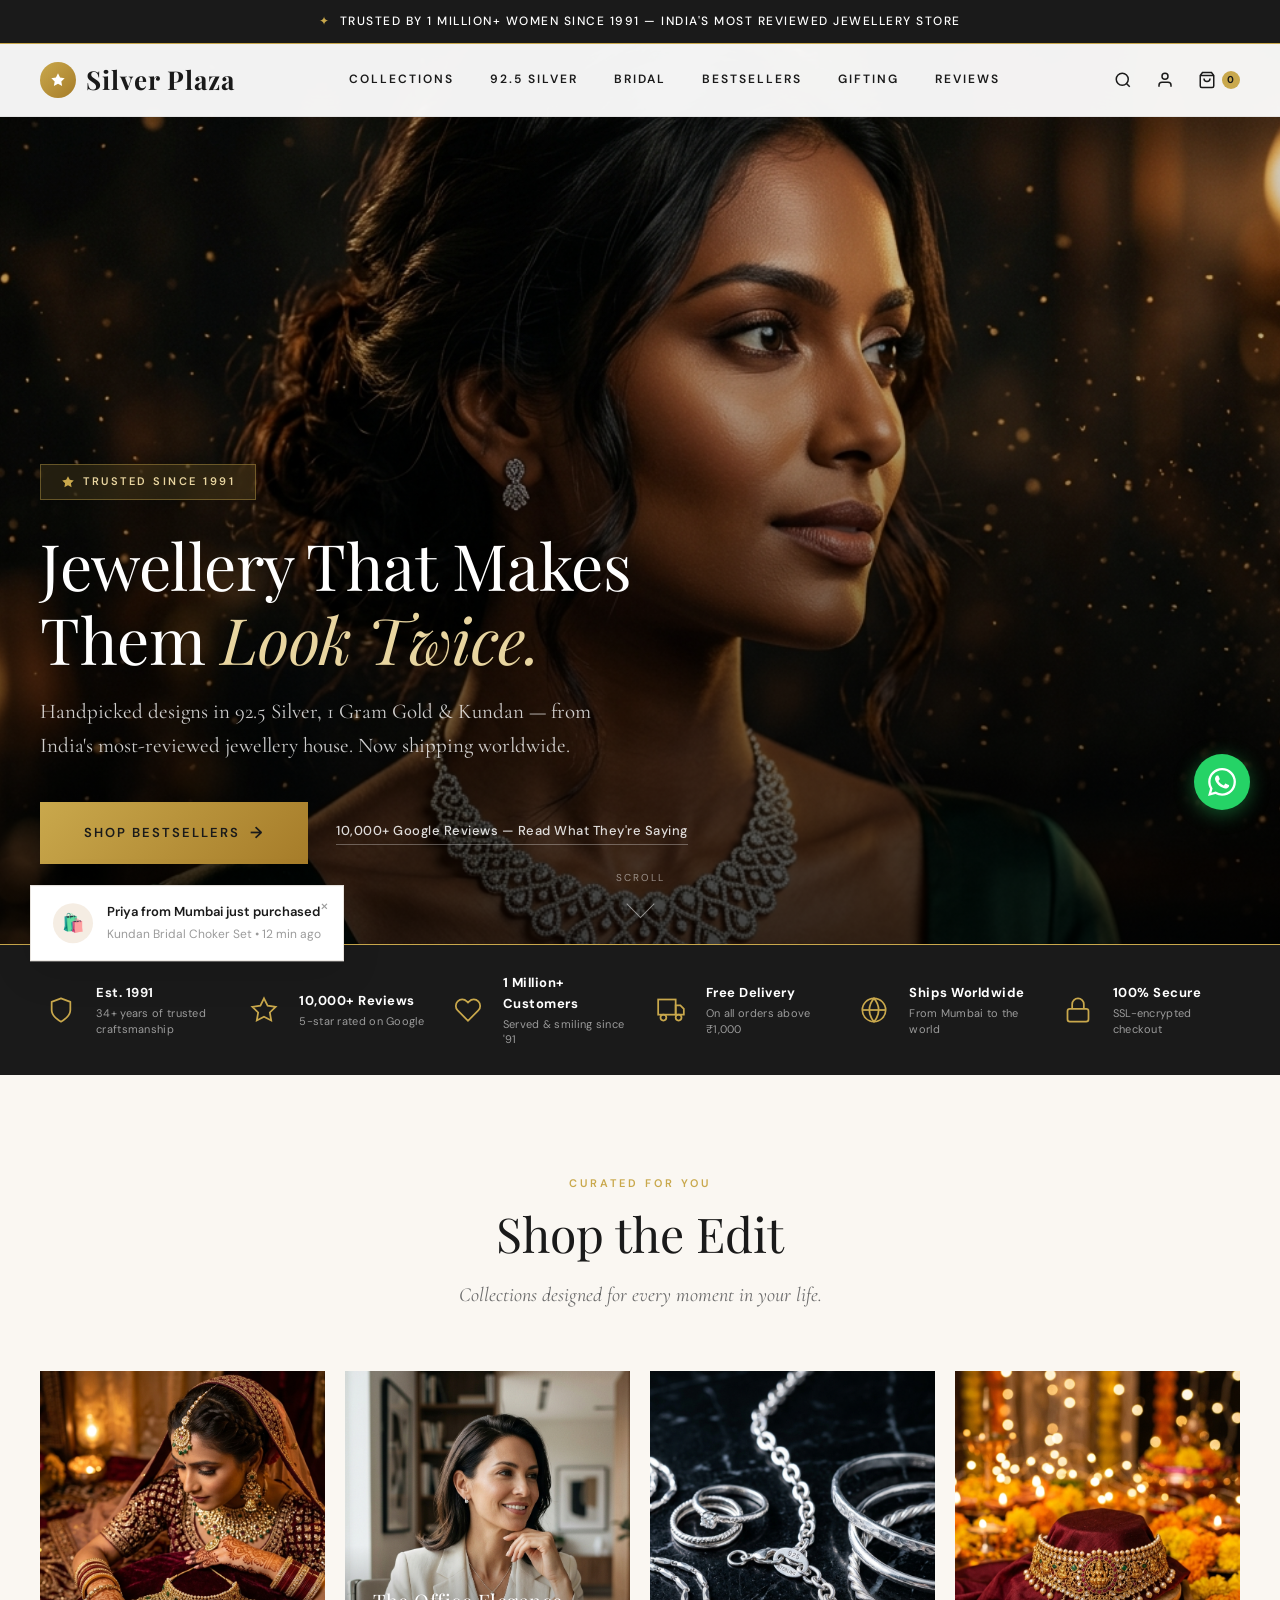
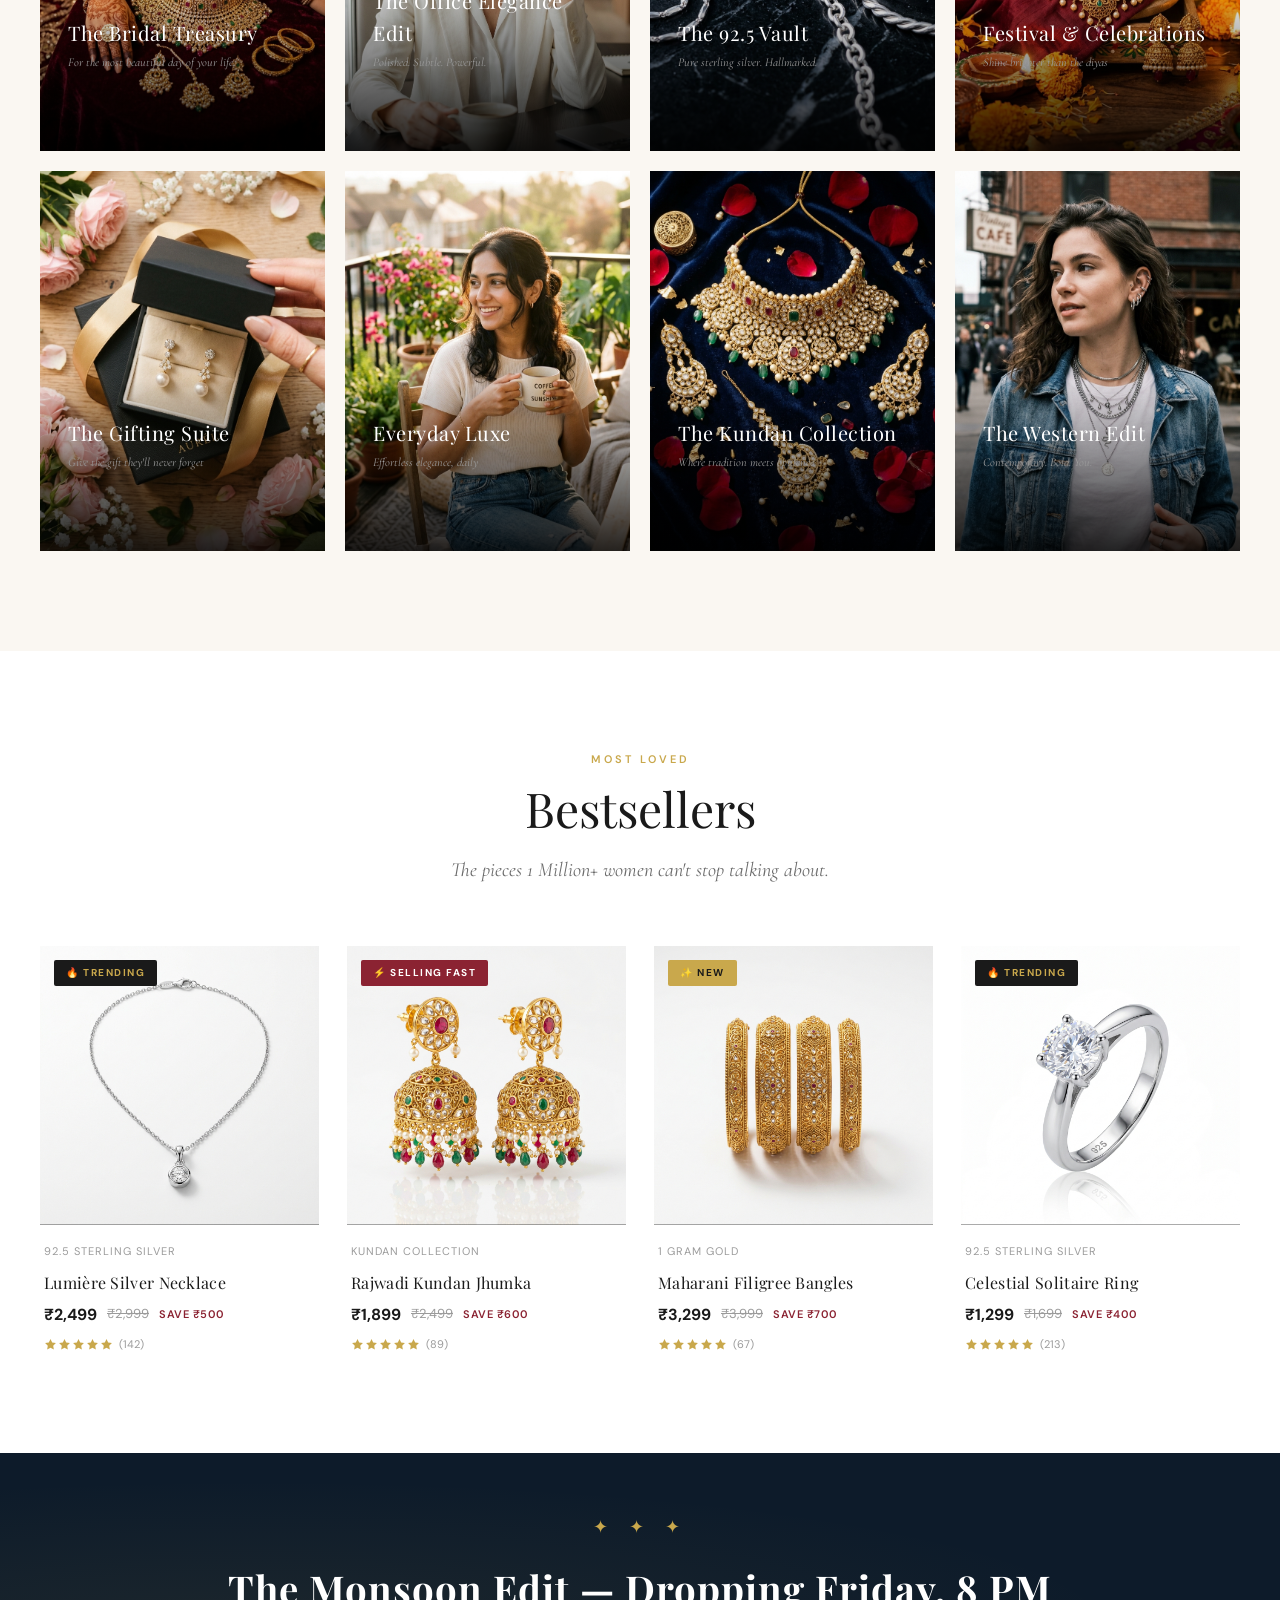
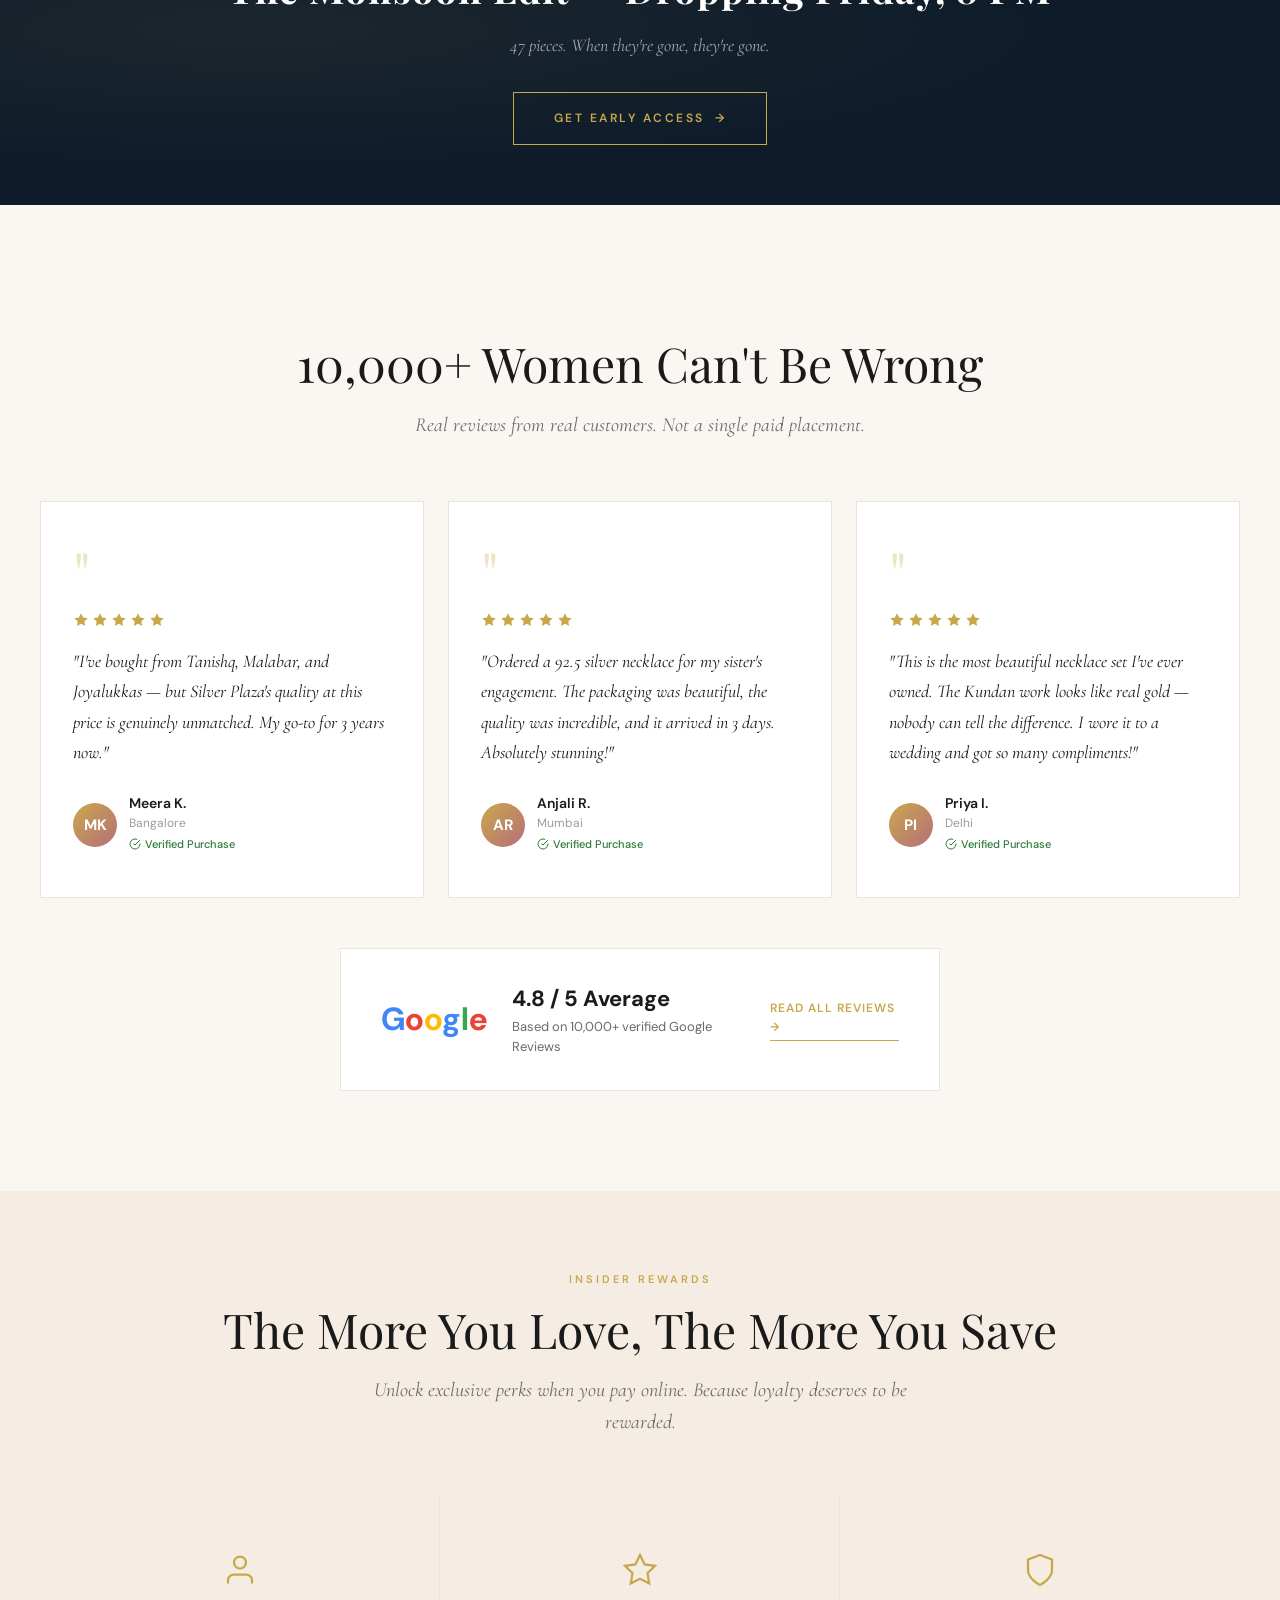
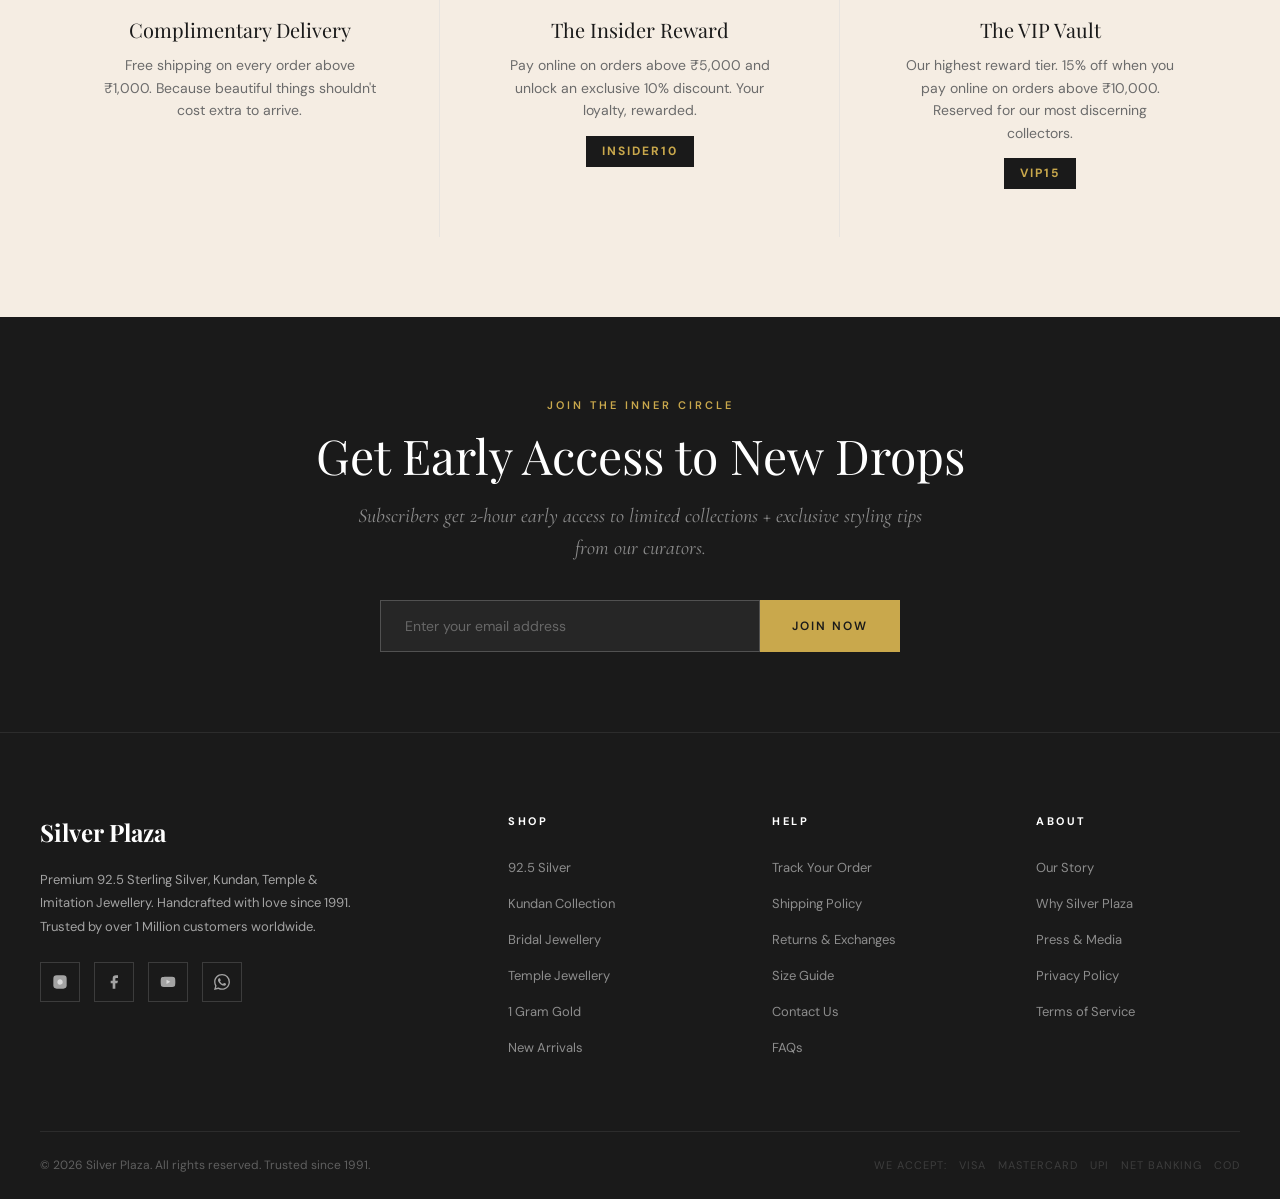
<file: index.html>
<!DOCTYPE html>
<html lang="en">
<head>
  <meta charset="UTF-8">
  <meta name="viewport" content="width=device-width, initial-scale=1.0">
  <title>Silver Plaza — Premium 92.5 Silver & Imitation Jewellery | Trusted Since 1991</title>
  <meta name="description" content="Discover exquisitely crafted 92.5 Sterling Silver, Kundan, Temple & Imitation Jewellery from India's most-reviewed jewellery house. Trusted by 1 Million+ customers since 1991. Free shipping on orders above ₹1,000.">

  <!-- Open Graph -->
  <meta property="og:type" content="website">
  <meta property="og:title" content="Silver Plaza — Premium 92.5 Silver & Imitation Jewellery">
  <meta property="og:description" content="Exquisitely crafted jewellery loved by over 1 Million women. Trusted since 1991.">
  <meta property="og:site_name" content="Silver Plaza">

  <!-- Google Fonts -->
  <link rel="preconnect" href="https://fonts.googleapis.com">
  <link rel="preconnect" href="https://fonts.gstatic.com" crossorigin>
  <link href="https://fonts.googleapis.com/css2?family=Cormorant+Garamond:ital,wght@0,400;0,600;1,400;1,600&family=DM+Sans:ital,wght@0,400;0,500;0,600;0,700&family=Playfair+Display:ital,wght@0,400;0,700;1,400&display=swap" rel="stylesheet">

  <!-- Stylesheet -->
  <link rel="stylesheet" href="styles.css">
</head>
<body>

  <!-- =============== ANNOUNCEMENT BAR =============== -->
  <div class="announcement-bar" id="announcement-bar">
    <div class="announcement-slides">
      <div class="announcement-slide active">
        <span class="gold">✦</span>&nbsp; Trusted by 1 Million+ Women Since 1991 — India's Most Reviewed Jewellery Store
      </div>
      <div class="announcement-slide">
        Free Delivery on Orders ₹1,000+ &nbsp;·&nbsp; 10% Off Prepaid ₹5,000+ &nbsp;·&nbsp; 15% Off Prepaid ₹10,000+
      </div>
      <div class="announcement-slide">
        New: The Monsoon Edit is LIVE — 47 Handpicked Pieces. &nbsp;<span class="gold">Shop Before They Sell Out →</span>
      </div>
    </div>
  </div>

  <!-- =============== HEADER =============== -->
  <header class="main-header" id="main-header">
    <div class="header-inner">
      <a href="/" class="logo">
        <span class="logo-icon">
          <svg width="16" height="16" viewBox="0 0 24 24" fill="currentColor">
            <path d="M12 2L15.09 8.26L22 9.27L17 14.14L18.18 21.02L12 17.77L5.82 21.02L7 14.14L2 9.27L8.91 8.26L12 2Z"/>
          </svg>
        </span>
        Silver Plaza
      </a>

      <nav class="nav-links" id="nav-links">
        <a href="#collections">Collections</a>
        <a href="#bestsellers">92.5 Silver</a>
        <a href="#collections">Bridal</a>
        <a href="#bestsellers">Bestsellers</a>
        <a href="#perks">Gifting</a>
        <a href="#reviews">Reviews</a>
      </nav>

      <div class="header-actions">
        <button aria-label="Search">
          <svg width="18" height="18" viewBox="0 0 24 24" fill="none" stroke="currentColor" stroke-width="2">
            <circle cx="11" cy="11" r="8"/><path d="M21 21l-4.35-4.35"/>
          </svg>
        </button>
        <a href="#" aria-label="Account">
          <svg width="18" height="18" viewBox="0 0 24 24" fill="none" stroke="currentColor" stroke-width="2">
            <path d="M20 21v-2a4 4 0 0 0-4-4H8a4 4 0 0 0-4 4v2"/><circle cx="12" cy="7" r="4"/>
          </svg>
        </a>
        <a href="#" aria-label="Cart" style="position:relative">
          <svg width="18" height="18" viewBox="0 0 24 24" fill="none" stroke="currentColor" stroke-width="2">
            <path d="M6 2L3 6v14a2 2 0 0 0 2 2h14a2 2 0 0 0 2-2V6l-3-4z"/><line x1="3" y1="6" x2="21" y2="6"/><path d="M16 10a4 4 0 0 1-8 0"/>
          </svg>
          <span class="cart-count">0</span>
        </a>
        <div class="mobile-menu-toggle" id="mobile-toggle" aria-label="Menu">
          <span></span><span></span><span></span>
        </div>
      </div>
    </div>
  </header>

  <!-- =============== HERO SECTION =============== -->
  <section class="hero" id="hero">
    <div class="hero-bg">
      <img src="images/hero-banner.png" alt="Silver Plaza — Premium Jewellery" loading="eager">
    </div>
    <div class="hero-overlay"></div>

    <!-- Floating gold particles -->
    <div class="hero-particles">
      <div class="particle"></div><div class="particle"></div><div class="particle"></div>
      <div class="particle"></div><div class="particle"></div><div class="particle"></div>
      <div class="particle"></div><div class="particle"></div><div class="particle"></div>
      <div class="particle"></div><div class="particle"></div><div class="particle"></div>
    </div>

    <div class="hero-content">
      <div class="hero-badge">
        <svg viewBox="0 0 24 24"><path d="M12 2L15.09 8.26L22 9.27L17 14.14L18.18 21.02L12 17.77L5.82 21.02L7 14.14L2 9.27L8.91 8.26L12 2Z"/></svg>
        Trusted Since 1991
      </div>
      <h1>Jewellery That Makes Them <em>Look Twice.</em></h1>
      <p class="hero-sub">
        Handpicked designs in 92.5 Silver, 1 Gram Gold & Kundan — from India's most-reviewed jewellery house. Now shipping worldwide.
      </p>
      <div class="hero-ctas">
        <a href="#bestsellers" class="btn-primary">
          Shop Bestsellers <span class="arrow">→</span>
        </a>
        <a href="#reviews" class="btn-secondary-link">10,000+ Google Reviews — Read What They're Saying</a>
      </div>
    </div>

    <div class="scroll-indicator">
      <span>Scroll</span>
      <div class="chevron"></div>
    </div>
  </section>

  <!-- =============== TRUST BAR =============== -->
  <section class="trust-bar" id="trust-bar">
    <div class="trust-bar-inner">
      <!-- 1: Established -->
      <div class="trust-item" data-delay="0">
        <div class="trust-icon">
          <svg viewBox="0 0 24 24"><path d="M12 22s8-4 8-10V5l-8-3-8 3v7c0 6 8 10 8 10z" stroke-linecap="round" stroke-linejoin="round"/></svg>
        </div>
        <div class="trust-text">
          <h4>Est. 1991</h4>
          <p>34+ years of trusted craftsmanship</p>
        </div>
      </div>
      <!-- 2: Reviews -->
      <div class="trust-item" data-delay="100">
        <div class="trust-icon">
          <svg viewBox="0 0 24 24"><polygon points="12 2 15.09 8.26 22 9.27 17 14.14 18.18 21.02 12 17.77 5.82 21.02 7 14.14 2 9.27 8.91 8.26 12 2"/></svg>
        </div>
        <div class="trust-text">
          <h4>10,000+ Reviews</h4>
          <p>5-star rated on Google</p>
        </div>
      </div>
      <!-- 3: Customers -->
      <div class="trust-item" data-delay="200">
        <div class="trust-icon">
          <svg viewBox="0 0 24 24"><path d="M20.84 4.61a5.5 5.5 0 0 0-7.78 0L12 5.67l-1.06-1.06a5.5 5.5 0 0 0-7.78 7.78l1.06 1.06L12 21.23l7.78-7.78 1.06-1.06a5.5 5.5 0 0 0 0-7.78z"/></svg>
        </div>
        <div class="trust-text">
          <h4>1 Million+ Customers</h4>
          <p>Served & smiling since '91</p>
        </div>
      </div>
      <!-- 4: Free Delivery -->
      <div class="trust-item" data-delay="300">
        <div class="trust-icon">
          <svg viewBox="0 0 24 24"><rect x="1" y="3" width="15" height="13"/><polygon points="16 8 20 8 23 11 23 16 16 16 16 8"/><circle cx="5.5" cy="18.5" r="2.5"/><circle cx="18.5" cy="18.5" r="2.5"/></svg>
        </div>
        <div class="trust-text">
          <h4>Free Delivery</h4>
          <p>On all orders above ₹1,000</p>
        </div>
      </div>
      <!-- 5: Worldwide -->
      <div class="trust-item" data-delay="400">
        <div class="trust-icon">
          <svg viewBox="0 0 24 24"><circle cx="12" cy="12" r="10"/><line x1="2" y1="12" x2="22" y2="12"/><path d="M12 2a15.3 15.3 0 0 1 4 10 15.3 15.3 0 0 1-4 10 15.3 15.3 0 0 1-4-10 15.3 15.3 0 0 1 4-10z"/></svg>
        </div>
        <div class="trust-text">
          <h4>Ships Worldwide</h4>
          <p>From Mumbai to the world</p>
        </div>
      </div>
      <!-- 6: Secure -->
      <div class="trust-item" data-delay="500">
        <div class="trust-icon">
          <svg viewBox="0 0 24 24"><rect x="3" y="11" width="18" height="11" rx="2" ry="2"/><path d="M7 11V7a5 5 0 0 1 10 0v4"/></svg>
        </div>
        <div class="trust-text">
          <h4>100% Secure</h4>
          <p>SSL-encrypted checkout</p>
        </div>
      </div>
    </div>
  </section>

  <!-- =============== COLLECTIONS (Lifestyle) =============== -->
  <section class="collections" id="collections">
    <div class="container">
      <div class="section-header">
        <p class="eyebrow fade-up">Curated for You</p>
        <h2 class="section-title fade-up stagger-1">Shop the Edit</h2>
        <p class="section-subtitle fade-up stagger-2">Collections designed for every moment in your life.</p>
      </div>

      <div class="collections-grid">
        <!-- Card 1 -->
        <div class="collection-card fade-up stagger-1">
          <div class="collection-card-img">
            <img src="images/collection-bridal.png" alt="The Bridal Treasury" loading="lazy">
          </div>
          <div class="collection-card-overlay">
            <h3>The Bridal Treasury</h3>
            <p class="tagline">For the most beautiful day of your life</p>
            <span class="card-cta">Explore Bridal <span class="cta-arrow">→</span></span>
          </div>
        </div>
        <!-- Card 2 -->
        <div class="collection-card fade-up stagger-2">
          <div class="collection-card-img">
            <img src="images/collection-office.png" alt="The Office Elegance Edit" loading="lazy">
          </div>
          <div class="collection-card-overlay">
            <h3>The Office Elegance Edit</h3>
            <p class="tagline">Polished. Subtle. Powerful.</p>
            <span class="card-cta">Shop Office Wear <span class="cta-arrow">→</span></span>
          </div>
        </div>
        <!-- Card 3 -->
        <div class="collection-card fade-up stagger-3">
          <div class="collection-card-img">
            <img src="images/collection-silver.png" alt="Pure Silver — The 92.5 Vault" loading="lazy">
          </div>
          <div class="collection-card-overlay">
            <h3>The 92.5 Vault</h3>
            <p class="tagline">Pure sterling silver. Hallmarked.</p>
            <span class="card-cta">Unlock the Vault <span class="cta-arrow">→</span></span>
          </div>
        </div>
        <!-- Card 4 -->
        <div class="collection-card fade-up stagger-4">
          <div class="collection-card-img">
            <img src="images/collection-festive.png" alt="Festival & Celebrations" loading="lazy">
          </div>
          <div class="collection-card-overlay">
            <h3>Festival & Celebrations</h3>
            <p class="tagline">Shine brighter than the diyas</p>
            <span class="card-cta">Get Festive <span class="cta-arrow">→</span></span>
          </div>
        </div>
        <!-- Card 5 -->
        <div class="collection-card fade-up stagger-1">
          <div class="collection-card-img">
            <img src="images/collection-gifting.png" alt="The Gifting Suite" loading="lazy">
          </div>
          <div class="collection-card-overlay">
            <h3>The Gifting Suite</h3>
            <p class="tagline">Give the gift they'll never forget</p>
            <span class="card-cta">Find the Perfect Gift <span class="cta-arrow">→</span></span>
          </div>
        </div>
        <!-- Card 6 -->
        <div class="collection-card fade-up stagger-2">
          <div class="collection-card-img">
            <img src="images/collection-everyday.png" alt="Everyday Luxe" loading="lazy">
          </div>
          <div class="collection-card-overlay">
            <h3>Everyday Luxe</h3>
            <p class="tagline">Effortless elegance, daily</p>
            <span class="card-cta">Wear It Daily <span class="cta-arrow">→</span></span>
          </div>
        </div>
        <!-- Card 7 -->
        <div class="collection-card fade-up stagger-3">
          <div class="collection-card-img">
            <img src="images/collection-kundan.png" alt="The Kundan Collection" loading="lazy">
          </div>
          <div class="collection-card-overlay">
            <h3>The Kundan Collection</h3>
            <p class="tagline">Where tradition meets opulence</p>
            <span class="card-cta">Discover Kundan <span class="cta-arrow">→</span></span>
          </div>
        </div>
        <!-- Card 8 -->
        <div class="collection-card fade-up stagger-4">
          <div class="collection-card-img">
            <img src="images/collection-western.png" alt="The Western Edit" loading="lazy">
          </div>
          <div class="collection-card-overlay">
            <h3>The Western Edit</h3>
            <p class="tagline">Contemporary. Bold. You.</p>
            <span class="card-cta">Shop Western <span class="cta-arrow">→</span></span>
          </div>
        </div>
      </div>
    </div>
  </section>

  <!-- =============== BESTSELLERS =============== -->
  <section class="bestsellers" id="bestsellers">
    <div class="container">
      <div class="section-header">
        <p class="eyebrow fade-up">Most Loved</p>
        <h2 class="section-title fade-up stagger-1">Bestsellers</h2>
        <p class="section-subtitle fade-up stagger-2">The pieces 1 Million+ women can't stop talking about.</p>
      </div>

      <div class="products-grid">
        <!-- Product 1 -->
        <div class="product-card fade-up stagger-1">
          <div class="product-card-image">
            <span class="product-badge trending">🔥 Trending</span>
            <img src="images/product-necklace-1.png" alt="Lumière Silver Necklace" loading="lazy">
            <div class="product-quick-add">Quick Add</div>
          </div>
          <div class="product-card-info">
            <p class="product-category">92.5 Sterling Silver</p>
            <h3 class="product-name">Lumière Silver Necklace</h3>
            <div class="product-price">
              <span class="current">₹2,499</span>
              <span class="original">₹2,999</span>
              <span class="save">SAVE ₹500</span>
            </div>
            <div class="product-stars">
              <div class="stars">
                <svg viewBox="0 0 24 24"><polygon points="12 2 15.09 8.26 22 9.27 17 14.14 18.18 21.02 12 17.77 5.82 21.02 7 14.14 2 9.27 8.91 8.26 12 2"/></svg>
                <svg viewBox="0 0 24 24"><polygon points="12 2 15.09 8.26 22 9.27 17 14.14 18.18 21.02 12 17.77 5.82 21.02 7 14.14 2 9.27 8.91 8.26 12 2"/></svg>
                <svg viewBox="0 0 24 24"><polygon points="12 2 15.09 8.26 22 9.27 17 14.14 18.18 21.02 12 17.77 5.82 21.02 7 14.14 2 9.27 8.91 8.26 12 2"/></svg>
                <svg viewBox="0 0 24 24"><polygon points="12 2 15.09 8.26 22 9.27 17 14.14 18.18 21.02 12 17.77 5.82 21.02 7 14.14 2 9.27 8.91 8.26 12 2"/></svg>
                <svg viewBox="0 0 24 24"><polygon points="12 2 15.09 8.26 22 9.27 17 14.14 18.18 21.02 12 17.77 5.82 21.02 7 14.14 2 9.27 8.91 8.26 12 2"/></svg>
              </div>
              <span class="review-count">(142)</span>
            </div>
          </div>
        </div>

        <!-- Product 2 -->
        <div class="product-card fade-up stagger-2">
          <div class="product-card-image">
            <span class="product-badge selling-fast">⚡ Selling Fast</span>
            <img src="images/product-earrings-1.png" alt="Rajwadi Kundan Jhumka" loading="lazy">
            <div class="product-quick-add">Quick Add</div>
          </div>
          <div class="product-card-info">
            <p class="product-category">Kundan Collection</p>
            <h3 class="product-name">Rajwadi Kundan Jhumka</h3>
            <div class="product-price">
              <span class="current">₹1,899</span>
              <span class="original">₹2,499</span>
              <span class="save">SAVE ₹600</span>
            </div>
            <div class="product-stars">
              <div class="stars">
                <svg viewBox="0 0 24 24"><polygon points="12 2 15.09 8.26 22 9.27 17 14.14 18.18 21.02 12 17.77 5.82 21.02 7 14.14 2 9.27 8.91 8.26 12 2"/></svg>
                <svg viewBox="0 0 24 24"><polygon points="12 2 15.09 8.26 22 9.27 17 14.14 18.18 21.02 12 17.77 5.82 21.02 7 14.14 2 9.27 8.91 8.26 12 2"/></svg>
                <svg viewBox="0 0 24 24"><polygon points="12 2 15.09 8.26 22 9.27 17 14.14 18.18 21.02 12 17.77 5.82 21.02 7 14.14 2 9.27 8.91 8.26 12 2"/></svg>
                <svg viewBox="0 0 24 24"><polygon points="12 2 15.09 8.26 22 9.27 17 14.14 18.18 21.02 12 17.77 5.82 21.02 7 14.14 2 9.27 8.91 8.26 12 2"/></svg>
                <svg viewBox="0 0 24 24"><polygon points="12 2 15.09 8.26 22 9.27 17 14.14 18.18 21.02 12 17.77 5.82 21.02 7 14.14 2 9.27 8.91 8.26 12 2"/></svg>
              </div>
              <span class="review-count">(89)</span>
            </div>
          </div>
        </div>

        <!-- Product 3 -->
        <div class="product-card fade-up stagger-3">
          <div class="product-card-image">
            <span class="product-badge new">✨ New</span>
            <img src="images/product-bangle-1.png" alt="Maharani Filigree Bangles" loading="lazy">
            <div class="product-quick-add">Quick Add</div>
          </div>
          <div class="product-card-info">
            <p class="product-category">1 Gram Gold</p>
            <h3 class="product-name">Maharani Filigree Bangles</h3>
            <div class="product-price">
              <span class="current">₹3,299</span>
              <span class="original">₹3,999</span>
              <span class="save">SAVE ₹700</span>
            </div>
            <div class="product-stars">
              <div class="stars">
                <svg viewBox="0 0 24 24"><polygon points="12 2 15.09 8.26 22 9.27 17 14.14 18.18 21.02 12 17.77 5.82 21.02 7 14.14 2 9.27 8.91 8.26 12 2"/></svg>
                <svg viewBox="0 0 24 24"><polygon points="12 2 15.09 8.26 22 9.27 17 14.14 18.18 21.02 12 17.77 5.82 21.02 7 14.14 2 9.27 8.91 8.26 12 2"/></svg>
                <svg viewBox="0 0 24 24"><polygon points="12 2 15.09 8.26 22 9.27 17 14.14 18.18 21.02 12 17.77 5.82 21.02 7 14.14 2 9.27 8.91 8.26 12 2"/></svg>
                <svg viewBox="0 0 24 24"><polygon points="12 2 15.09 8.26 22 9.27 17 14.14 18.18 21.02 12 17.77 5.82 21.02 7 14.14 2 9.27 8.91 8.26 12 2"/></svg>
                <svg viewBox="0 0 24 24"><polygon points="12 2 15.09 8.26 22 9.27 17 14.14 18.18 21.02 12 17.77 5.82 21.02 7 14.14 2 9.27 8.91 8.26 12 2"/></svg>
              </div>
              <span class="review-count">(67)</span>
            </div>
          </div>
        </div>

        <!-- Product 4 -->
        <div class="product-card fade-up stagger-4">
          <div class="product-card-image">
            <span class="product-badge trending">🔥 Trending</span>
            <img src="images/product-ring-1.png" alt="Celestial Solitaire Ring" loading="lazy">
            <div class="product-quick-add">Quick Add</div>
          </div>
          <div class="product-card-info">
            <p class="product-category">92.5 Sterling Silver</p>
            <h3 class="product-name">Celestial Solitaire Ring</h3>
            <div class="product-price">
              <span class="current">₹1,299</span>
              <span class="original">₹1,699</span>
              <span class="save">SAVE ₹400</span>
            </div>
            <div class="product-stars">
              <div class="stars">
                <svg viewBox="0 0 24 24"><polygon points="12 2 15.09 8.26 22 9.27 17 14.14 18.18 21.02 12 17.77 5.82 21.02 7 14.14 2 9.27 8.91 8.26 12 2"/></svg>
                <svg viewBox="0 0 24 24"><polygon points="12 2 15.09 8.26 22 9.27 17 14.14 18.18 21.02 12 17.77 5.82 21.02 7 14.14 2 9.27 8.91 8.26 12 2"/></svg>
                <svg viewBox="0 0 24 24"><polygon points="12 2 15.09 8.26 22 9.27 17 14.14 18.18 21.02 12 17.77 5.82 21.02 7 14.14 2 9.27 8.91 8.26 12 2"/></svg>
                <svg viewBox="0 0 24 24"><polygon points="12 2 15.09 8.26 22 9.27 17 14.14 18.18 21.02 12 17.77 5.82 21.02 7 14.14 2 9.27 8.91 8.26 12 2"/></svg>
                <svg viewBox="0 0 24 24"><polygon points="12 2 15.09 8.26 22 9.27 17 14.14 18.18 21.02 12 17.77 5.82 21.02 7 14.14 2 9.27 8.91 8.26 12 2"/></svg>
              </div>
              <span class="review-count">(213)</span>
            </div>
          </div>
        </div>
      </div>
    </div>
  </section>

  <!-- =============== VIP PROMO BANNER =============== -->
  <section class="promo-banner">
    <div class="container">
      <div class="promo-inner">
        <div class="promo-star">✦ ✦ ✦</div>
        <h2>The Monsoon Edit — Dropping Friday, 8 PM</h2>
        <p>47 pieces. When they're gone, they're gone.</p>
        <a href="#" class="btn-outline-gold">
          Get Early Access <span class="arrow">→</span>
        </a>
      </div>
    </div>
  </section>

  <!-- =============== REVIEWS (SOCIAL PROOF) =============== -->
  <section class="reviews-section" id="reviews">
    <div class="container">
      <div class="section-header">
        <p class="eyebrow fade-up">What They're Saying</p>
        <h2 class="section-title fade-up stagger-1">10,000+ Women Can't Be Wrong</h2>
        <p class="section-subtitle fade-up stagger-2">Real reviews from real customers. Not a single paid placement.</p>
      </div>

      <div class="reviews-carousel" id="reviews-carousel">
        <!-- Review 1 -->
        <div class="review-card">
          <div class="quote-mark">"</div>
          <div class="review-stars">
            <svg viewBox="0 0 24 24" width="16" height="16"><polygon points="12 2 15.09 8.26 22 9.27 17 14.14 18.18 21.02 12 17.77 5.82 21.02 7 14.14 2 9.27 8.91 8.26 12 2" fill="#C9A84C"/></svg>
            <svg viewBox="0 0 24 24" width="16" height="16"><polygon points="12 2 15.09 8.26 22 9.27 17 14.14 18.18 21.02 12 17.77 5.82 21.02 7 14.14 2 9.27 8.91 8.26 12 2" fill="#C9A84C"/></svg>
            <svg viewBox="0 0 24 24" width="16" height="16"><polygon points="12 2 15.09 8.26 22 9.27 17 14.14 18.18 21.02 12 17.77 5.82 21.02 7 14.14 2 9.27 8.91 8.26 12 2" fill="#C9A84C"/></svg>
            <svg viewBox="0 0 24 24" width="16" height="16"><polygon points="12 2 15.09 8.26 22 9.27 17 14.14 18.18 21.02 12 17.77 5.82 21.02 7 14.14 2 9.27 8.91 8.26 12 2" fill="#C9A84C"/></svg>
            <svg viewBox="0 0 24 24" width="16" height="16"><polygon points="12 2 15.09 8.26 22 9.27 17 14.14 18.18 21.02 12 17.77 5.82 21.02 7 14.14 2 9.27 8.91 8.26 12 2" fill="#C9A84C"/></svg>
          </div>
          <p class="review-text">"I've bought from Tanishq, Malabar, and Joyalukkas — but Silver Plaza's quality at this price is genuinely unmatched. My go-to for 3 years now."</p>
          <div class="reviewer">
            <div class="reviewer-avatar">MK</div>
            <div class="reviewer-info">
              <p class="reviewer-name">Meera K.</p>
              <p class="reviewer-location">Bangalore</p>
              <p class="verified-badge">
                <svg viewBox="0 0 24 24"><path d="M22 11.08V12a10 10 0 1 1-5.93-9.14" fill="none" stroke="#2D7A3A" stroke-width="2"/><polyline points="22 4 12 14.01 9 11.01" fill="none" stroke="#2D7A3A" stroke-width="2"/></svg>
                Verified Purchase
              </p>
            </div>
          </div>
        </div>

        <!-- Review 2 -->
        <div class="review-card">
          <div class="quote-mark">"</div>
          <div class="review-stars">
            <svg viewBox="0 0 24 24" width="16" height="16"><polygon points="12 2 15.09 8.26 22 9.27 17 14.14 18.18 21.02 12 17.77 5.82 21.02 7 14.14 2 9.27 8.91 8.26 12 2" fill="#C9A84C"/></svg>
            <svg viewBox="0 0 24 24" width="16" height="16"><polygon points="12 2 15.09 8.26 22 9.27 17 14.14 18.18 21.02 12 17.77 5.82 21.02 7 14.14 2 9.27 8.91 8.26 12 2" fill="#C9A84C"/></svg>
            <svg viewBox="0 0 24 24" width="16" height="16"><polygon points="12 2 15.09 8.26 22 9.27 17 14.14 18.18 21.02 12 17.77 5.82 21.02 7 14.14 2 9.27 8.91 8.26 12 2" fill="#C9A84C"/></svg>
            <svg viewBox="0 0 24 24" width="16" height="16"><polygon points="12 2 15.09 8.26 22 9.27 17 14.14 18.18 21.02 12 17.77 5.82 21.02 7 14.14 2 9.27 8.91 8.26 12 2" fill="#C9A84C"/></svg>
            <svg viewBox="0 0 24 24" width="16" height="16"><polygon points="12 2 15.09 8.26 22 9.27 17 14.14 18.18 21.02 12 17.77 5.82 21.02 7 14.14 2 9.27 8.91 8.26 12 2" fill="#C9A84C"/></svg>
          </div>
          <p class="review-text">"Ordered a 92.5 silver necklace for my sister's engagement. The packaging was beautiful, the quality was incredible, and it arrived in 3 days. Absolutely stunning!"</p>
          <div class="reviewer">
            <div class="reviewer-avatar">AR</div>
            <div class="reviewer-info">
              <p class="reviewer-name">Anjali R.</p>
              <p class="reviewer-location">Mumbai</p>
              <p class="verified-badge">
                <svg viewBox="0 0 24 24"><path d="M22 11.08V12a10 10 0 1 1-5.93-9.14" fill="none" stroke="#2D7A3A" stroke-width="2"/><polyline points="22 4 12 14.01 9 11.01" fill="none" stroke="#2D7A3A" stroke-width="2"/></svg>
                Verified Purchase
              </p>
            </div>
          </div>
        </div>

        <!-- Review 3 -->
        <div class="review-card">
          <div class="quote-mark">"</div>
          <div class="review-stars">
            <svg viewBox="0 0 24 24" width="16" height="16"><polygon points="12 2 15.09 8.26 22 9.27 17 14.14 18.18 21.02 12 17.77 5.82 21.02 7 14.14 2 9.27 8.91 8.26 12 2" fill="#C9A84C"/></svg>
            <svg viewBox="0 0 24 24" width="16" height="16"><polygon points="12 2 15.09 8.26 22 9.27 17 14.14 18.18 21.02 12 17.77 5.82 21.02 7 14.14 2 9.27 8.91 8.26 12 2" fill="#C9A84C"/></svg>
            <svg viewBox="0 0 24 24" width="16" height="16"><polygon points="12 2 15.09 8.26 22 9.27 17 14.14 18.18 21.02 12 17.77 5.82 21.02 7 14.14 2 9.27 8.91 8.26 12 2" fill="#C9A84C"/></svg>
            <svg viewBox="0 0 24 24" width="16" height="16"><polygon points="12 2 15.09 8.26 22 9.27 17 14.14 18.18 21.02 12 17.77 5.82 21.02 7 14.14 2 9.27 8.91 8.26 12 2" fill="#C9A84C"/></svg>
            <svg viewBox="0 0 24 24" width="16" height="16"><polygon points="12 2 15.09 8.26 22 9.27 17 14.14 18.18 21.02 12 17.77 5.82 21.02 7 14.14 2 9.27 8.91 8.26 12 2" fill="#C9A84C"/></svg>
          </div>
          <p class="review-text">"This is the most beautiful necklace set I've ever owned. The Kundan work looks like real gold — nobody can tell the difference. I wore it to a wedding and got so many compliments!"</p>
          <div class="reviewer">
            <div class="reviewer-avatar">PI</div>
            <div class="reviewer-info">
              <p class="reviewer-name">Priya I.</p>
              <p class="reviewer-location">Delhi</p>
              <p class="verified-badge">
                <svg viewBox="0 0 24 24"><path d="M22 11.08V12a10 10 0 1 1-5.93-9.14" fill="none" stroke="#2D7A3A" stroke-width="2"/><polyline points="22 4 12 14.01 9 11.01" fill="none" stroke="#2D7A3A" stroke-width="2"/></svg>
                Verified Purchase
              </p>
            </div>
          </div>
        </div>
      </div>

      <!-- Aggregate Trust Block -->
      <div class="review-aggregate fade-up">
        <div class="google-icon">
          <span class="g-blue">G</span><span class="g-red">o</span><span class="g-yellow">o</span><span class="g-blue">g</span><span class="g-green">l</span><span class="g-red">e</span>
        </div>
        <div class="agg-info">
          <p class="agg-score">4.8 / 5 Average</p>
          <p class="agg-text">Based on 10,000+ verified Google Reviews</p>
        </div>
        <a href="https://www.google.com/search?q=silver+plaza+reviews" target="_blank" rel="noopener" class="agg-link">Read All Reviews →</a>
      </div>
    </div>
  </section>

  <!-- =============== PERKS (Prepaid Offers Rewritten) =============== -->
  <section class="perks-section" id="perks">
    <div class="container">
      <div class="section-header">
        <p class="eyebrow fade-up">Insider Rewards</p>
        <h2 class="section-title fade-up stagger-1">The More You Love, The More You Save</h2>
        <p class="section-subtitle fade-up stagger-2">Unlock exclusive perks when you pay online. Because loyalty deserves to be rewarded.</p>
      </div>

      <div class="perks-grid">
        <div class="perk-card fade-up stagger-1">
          <div class="perk-icon">
            <svg viewBox="0 0 24 24"><path d="M20 21v-2a4 4 0 0 0-4-4H8a4 4 0 0 0-4 4v2"/><circle cx="12" cy="7" r="4"/></svg>
          </div>
          <h3>Complimentary Delivery</h3>
          <p>Free shipping on every order above ₹1,000. Because beautiful things shouldn't cost extra to arrive.</p>
        </div>

        <div class="perk-card fade-up stagger-2">
          <div class="perk-icon">
            <svg viewBox="0 0 24 24"><polygon points="12 2 15.09 8.26 22 9.27 17 14.14 18.18 21.02 12 17.77 5.82 21.02 7 14.14 2 9.27 8.91 8.26 12 2"/></svg>
          </div>
          <h3>The Insider Reward</h3>
          <p>Pay online on orders above ₹5,000 and unlock an exclusive 10% discount. Your loyalty, rewarded.</p>
          <span class="perk-code">INSIDER10</span>
        </div>

        <div class="perk-card fade-up stagger-3">
          <div class="perk-icon">
            <svg viewBox="0 0 24 24"><path d="M12 22s8-4 8-10V5l-8-3-8 3v7c0 6 8 10 8 10z"/></svg>
          </div>
          <h3>The VIP Vault</h3>
          <p>Our highest reward tier. 15% off when you pay online on orders above ₹10,000. Reserved for our most discerning collectors.</p>
          <span class="perk-code">VIP15</span>
        </div>
      </div>
    </div>
  </section>

  <!-- =============== NEWSLETTER =============== -->
  <section class="newsletter">
    <div class="container">
      <p class="eyebrow fade-up" style="color: var(--gold-primary);">Join the Inner Circle</p>
      <h2 class="section-title fade-up stagger-1" style="color: var(--white);">Get Early Access to New Drops</h2>
      <p class="section-subtitle fade-up stagger-2" style="color: rgba(255,255,255,0.5); margin: 0 auto 36px;">
        Subscribers get 2-hour early access to limited collections + exclusive styling tips from our curators.
      </p>
      <form class="newsletter-form fade-up stagger-3" onsubmit="event.preventDefault();">
        <input type="email" placeholder="Enter your email address" aria-label="Email address" required>
        <button type="submit">Join Now</button>
      </form>
    </div>
  </section>

  <!-- =============== FOOTER =============== -->
  <footer class="main-footer">
    <div class="container">
      <div class="footer-grid">
        <div class="footer-brand">
          <h3 class="footer-logo">Silver Plaza</h3>
          <p>Premium 92.5 Sterling Silver, Kundan, Temple & Imitation Jewellery. Handcrafted with love since 1991. Trusted by over 1 Million customers worldwide.</p>
          <div class="footer-social">
            <a href="#" aria-label="Instagram">
              <svg viewBox="0 0 24 24"><rect x="2" y="2" width="20" height="20" rx="5" ry="5"/><path d="M16 11.37A4 4 0 1 1 12.63 8 4 4 0 0 1 16 11.37z"/><line x1="17.5" y1="6.5" x2="17.51" y2="6.5"/></svg>
            </a>
            <a href="#" aria-label="Facebook">
              <svg viewBox="0 0 24 24"><path d="M18 2h-3a5 5 0 0 0-5 5v3H7v4h3v8h4v-8h3l1-4h-4V7a1 1 0 0 1 1-1h3z"/></svg>
            </a>
            <a href="#" aria-label="YouTube">
              <svg viewBox="0 0 24 24"><path d="M22.54 6.42a2.78 2.78 0 0 0-1.94-2C18.88 4 12 4 12 4s-6.88 0-8.6.46a2.78 2.78 0 0 0-1.94 2A29 29 0 0 0 1 11.75a29 29 0 0 0 .46 5.33A2.78 2.78 0 0 0 3.4 19.1c1.72.46 8.6.46 8.6.46s6.88 0 8.6-.46a2.78 2.78 0 0 0 1.94-2 29 29 0 0 0 .46-5.25 29 29 0 0 0-.46-5.33z"/><polygon points="9.75 15.02 15.5 11.75 9.75 8.48 9.75 15.02"/></svg>
            </a>
            <a href="#" aria-label="WhatsApp">
              <svg viewBox="0 0 24 24"><path d="M17.472 14.382c-.297-.149-1.758-.867-2.03-.967-.273-.099-.471-.148-.67.15-.197.297-.767.966-.94 1.164-.173.199-.347.223-.644.075-.297-.15-1.255-.463-2.39-1.475-.883-.788-1.48-1.761-1.653-2.059-.173-.297-.018-.458.13-.606.134-.133.298-.347.446-.52.149-.174.198-.298.298-.497.099-.198.05-.371-.025-.52-.075-.149-.669-1.612-.916-2.207-.242-.579-.487-.5-.669-.51-.173-.008-.371-.01-.57-.01-.198 0-.52.074-.792.372-.272.297-1.04 1.016-1.04 2.479 0 1.462 1.065 2.875 1.213 3.074.149.198 2.096 3.2 5.077 4.487.709.306 1.262.489 1.694.625.712.227 1.36.195 1.871.118.571-.085 1.758-.719 2.006-1.413.248-.694.248-1.289.173-1.413-.074-.124-.272-.198-.57-.347m-5.421 7.403h-.004a9.87 9.87 0 01-5.031-1.378l-.361-.214-3.741.982.998-3.648-.235-.374a9.86 9.86 0 01-1.51-5.26c.001-5.45 4.436-9.884 9.888-9.884 2.64 0 5.122 1.03 6.988 2.898a9.825 9.825 0 012.893 6.994c-.003 5.45-4.437 9.884-9.885 9.884m8.413-18.297A11.815 11.815 0 0012.05 0C5.495 0 .16 5.335.157 11.892c0 2.096.547 4.142 1.588 5.945L.057 24l6.305-1.654a11.882 11.882 0 005.683 1.448h.005c6.554 0 11.89-5.335 11.893-11.893a11.821 11.821 0 00-3.48-8.413z"/></svg>
            </a>
          </div>
        </div>

        <div class="footer-col">
          <h4>Shop</h4>
          <ul>
            <li><a href="#">92.5 Silver</a></li>
            <li><a href="#">Kundan Collection</a></li>
            <li><a href="#">Bridal Jewellery</a></li>
            <li><a href="#">Temple Jewellery</a></li>
            <li><a href="#">1 Gram Gold</a></li>
            <li><a href="#">New Arrivals</a></li>
          </ul>
        </div>

        <div class="footer-col">
          <h4>Help</h4>
          <ul>
            <li><a href="#">Track Your Order</a></li>
            <li><a href="#">Shipping Policy</a></li>
            <li><a href="#">Returns & Exchanges</a></li>
            <li><a href="#">Size Guide</a></li>
            <li><a href="#">Contact Us</a></li>
            <li><a href="#">FAQs</a></li>
          </ul>
        </div>

        <div class="footer-col">
          <h4>About</h4>
          <ul>
            <li><a href="#">Our Story</a></li>
            <li><a href="#">Why Silver Plaza</a></li>
            <li><a href="#">Press & Media</a></li>
            <li><a href="#">Privacy Policy</a></li>
            <li><a href="#">Terms of Service</a></li>
          </ul>
        </div>
      </div>

      <div class="footer-bottom">
        <p>© 2026 Silver Plaza. All rights reserved. Trusted since 1991.</p>
        <div class="footer-payment">
          <span>We Accept:</span>
          <span>Visa</span>
          <span>Mastercard</span>
          <span>UPI</span>
          <span>Net Banking</span>
          <span>COD</span>
        </div>
      </div>
    </div>
  </footer>

  <!-- =============== FOMO TOAST NOTIFICATION =============== -->
  <div class="toast-notification" id="fomo-toast">
    <div class="toast-icon">🛍️</div>
    <div class="toast-content">
      <p class="toast-title" id="toast-title">Priya from Mumbai just purchased</p>
      <p class="toast-detail" id="toast-detail">Kundan Bridal Choker Set • 12 min ago</p>
    </div>
    <span class="toast-close" id="toast-close">×</span>
  </div>

  <!-- =============== BACK TO TOP =============== -->
  <button class="back-to-top" id="back-to-top" aria-label="Back to top">↑</button>

  <!-- =============== WHATSAPP FLOAT =============== -->
  <a href="https://wa.me/919820591791?text=Hi%20Silver%20Plaza!%20I%20need%20help%20choosing%20a%20piece." target="_blank" rel="noopener" class="whatsapp-float" id="whatsapp-float" aria-label="Chat with our stylist on WhatsApp" style="
    position: fixed;
    bottom: 90px;
    right: 30px;
    z-index: 998;
    width: 56px;
    height: 56px;
    background: #25D366;
    border-radius: 50%;
    display: flex;
    align-items: center;
    justify-content: center;
    box-shadow: 0 4px 20px rgba(37, 211, 102, 0.4);
    transition: transform 0.3s, box-shadow 0.3s;
  ">
    <svg width="28" height="28" viewBox="0 0 24 24" fill="white">
      <path d="M17.472 14.382c-.297-.149-1.758-.867-2.03-.967-.273-.099-.471-.148-.67.15-.197.297-.767.966-.94 1.164-.173.199-.347.223-.644.075-.297-.15-1.255-.463-2.39-1.475-.883-.788-1.48-1.761-1.653-2.059-.173-.297-.018-.458.13-.606.134-.133.298-.347.446-.52.149-.174.198-.298.298-.497.099-.198.05-.371-.025-.52-.075-.149-.669-1.612-.916-2.207-.242-.579-.487-.5-.669-.51-.173-.008-.371-.01-.57-.01-.198 0-.52.074-.792.372-.272.297-1.04 1.016-1.04 2.479 0 1.462 1.065 2.875 1.213 3.074.149.198 2.096 3.2 5.077 4.487.709.306 1.262.489 1.694.625.712.227 1.36.195 1.871.118.571-.085 1.758-.719 2.006-1.413.248-.694.248-1.289.173-1.413-.074-.124-.272-.198-.57-.347m-5.421 7.403h-.004a9.87 9.87 0 01-5.031-1.378l-.361-.214-3.741.982.998-3.648-.235-.374a9.86 9.86 0 01-1.51-5.26c.001-5.45 4.436-9.884 9.888-9.884 2.64 0 5.122 1.03 6.988 2.898a9.825 9.825 0 012.893 6.994c-.003 5.45-4.437 9.884-9.885 9.884m8.413-18.297A11.815 11.815 0 0012.05 0C5.495 0 .16 5.335.157 11.892c0 2.096.547 4.142 1.588 5.945L.057 24l6.305-1.654a11.882 11.882 0 005.683 1.448h.005c6.554 0 11.89-5.335 11.893-11.893a11.821 11.821 0 00-3.48-8.413z"/>
    </svg>
  </a>

  <script src="script.js"></script>
</body>
</html>
</file>
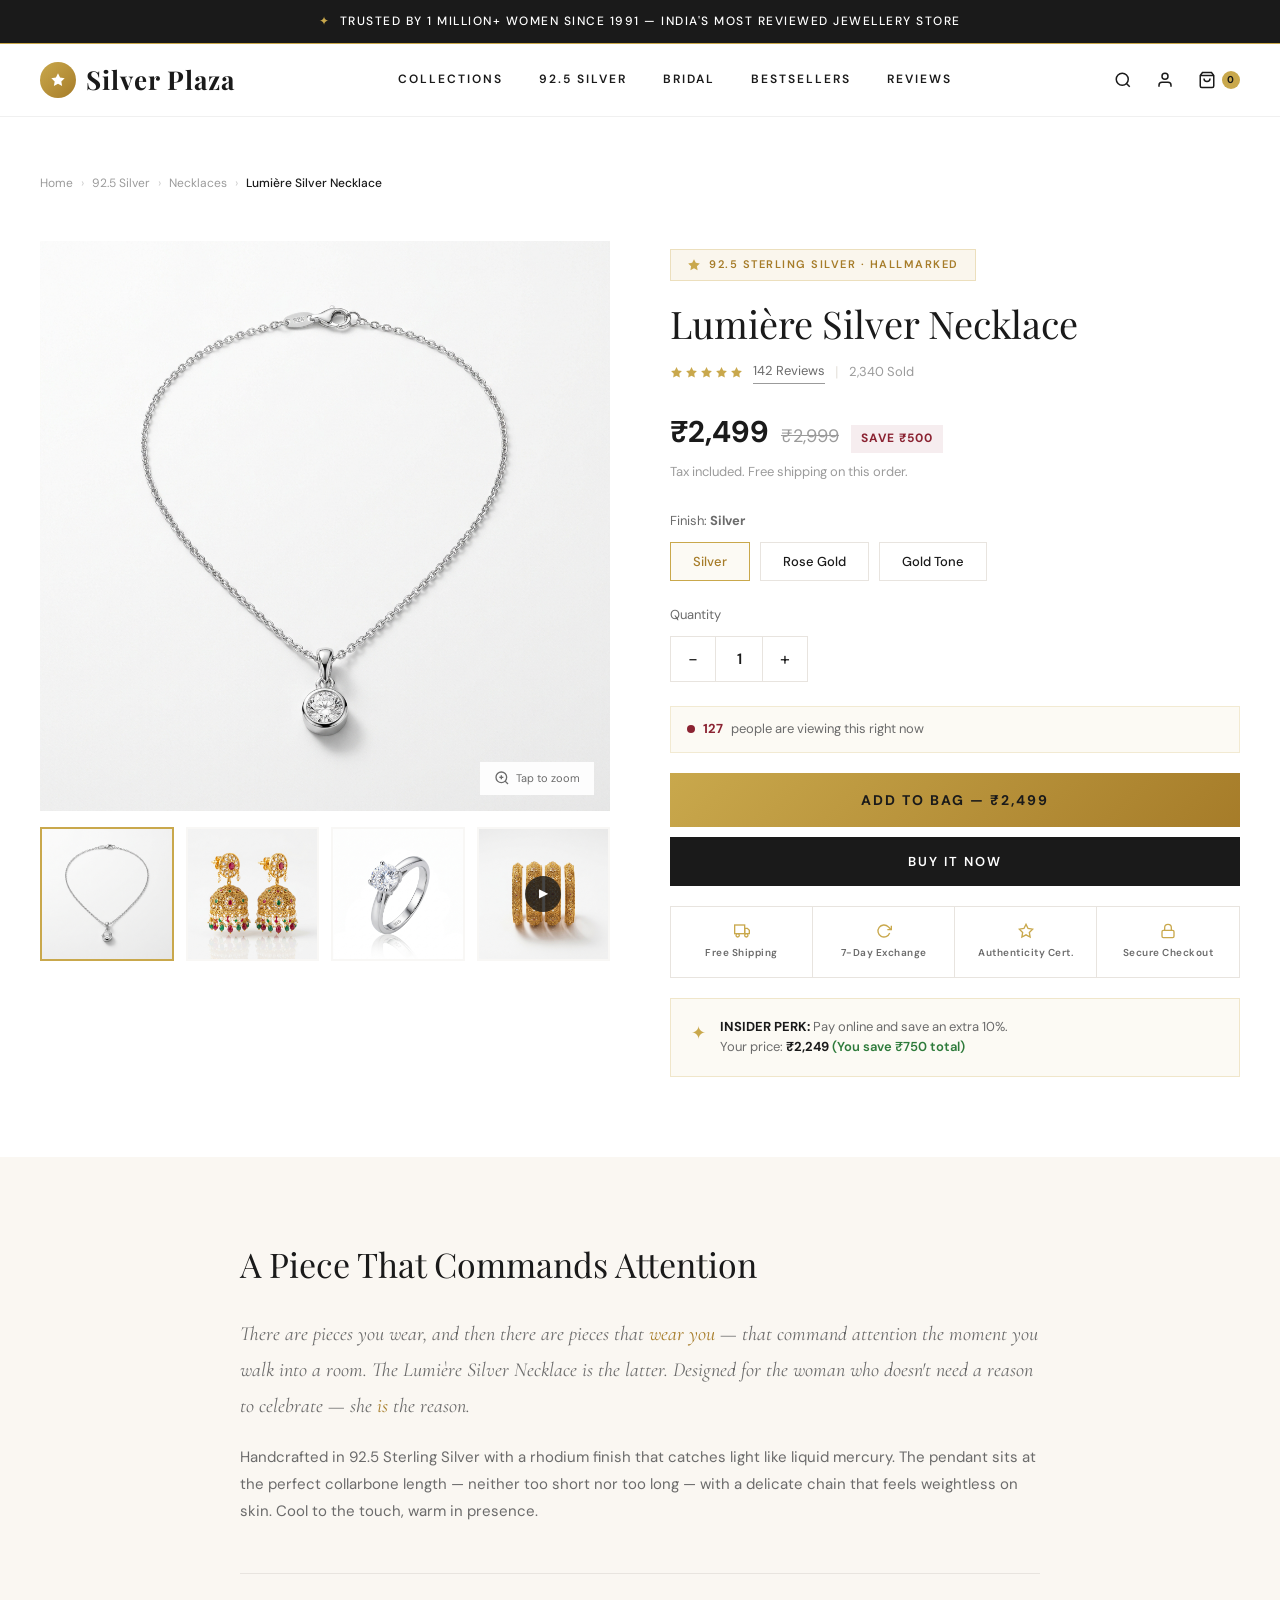
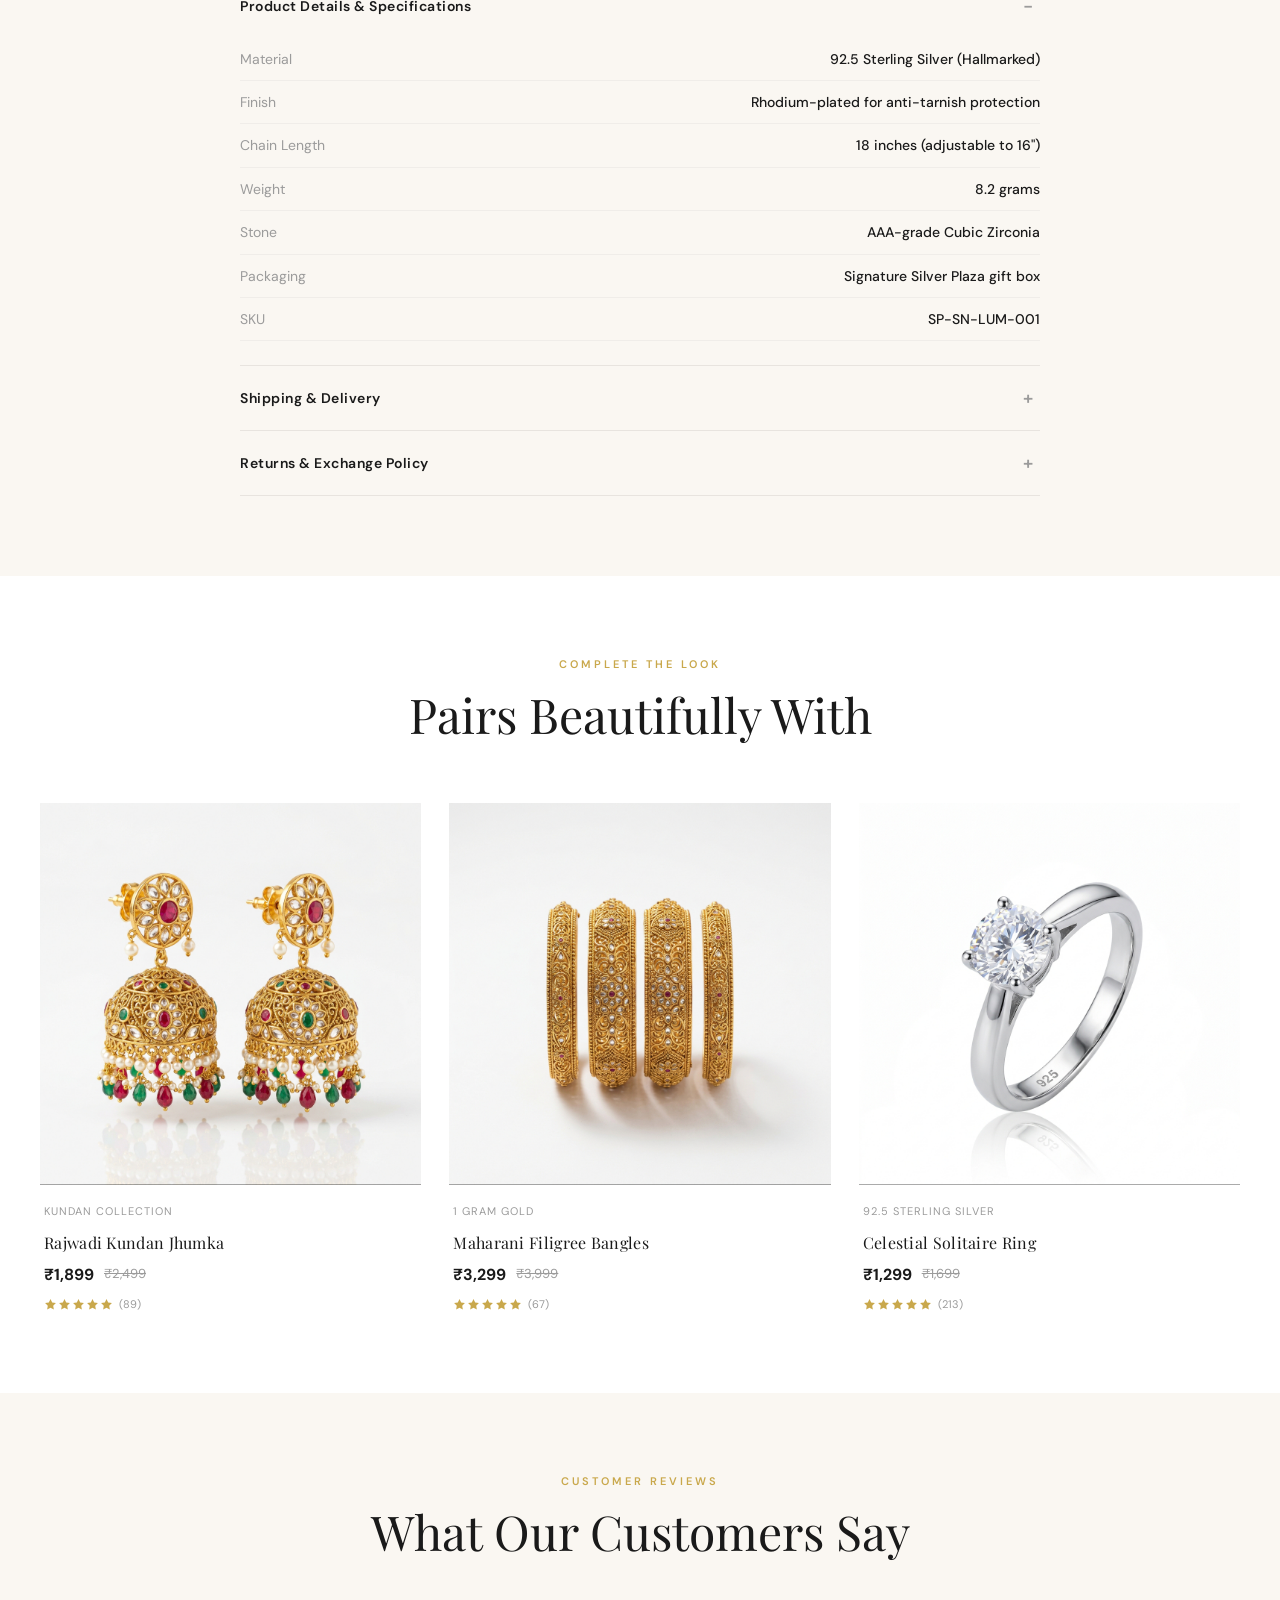
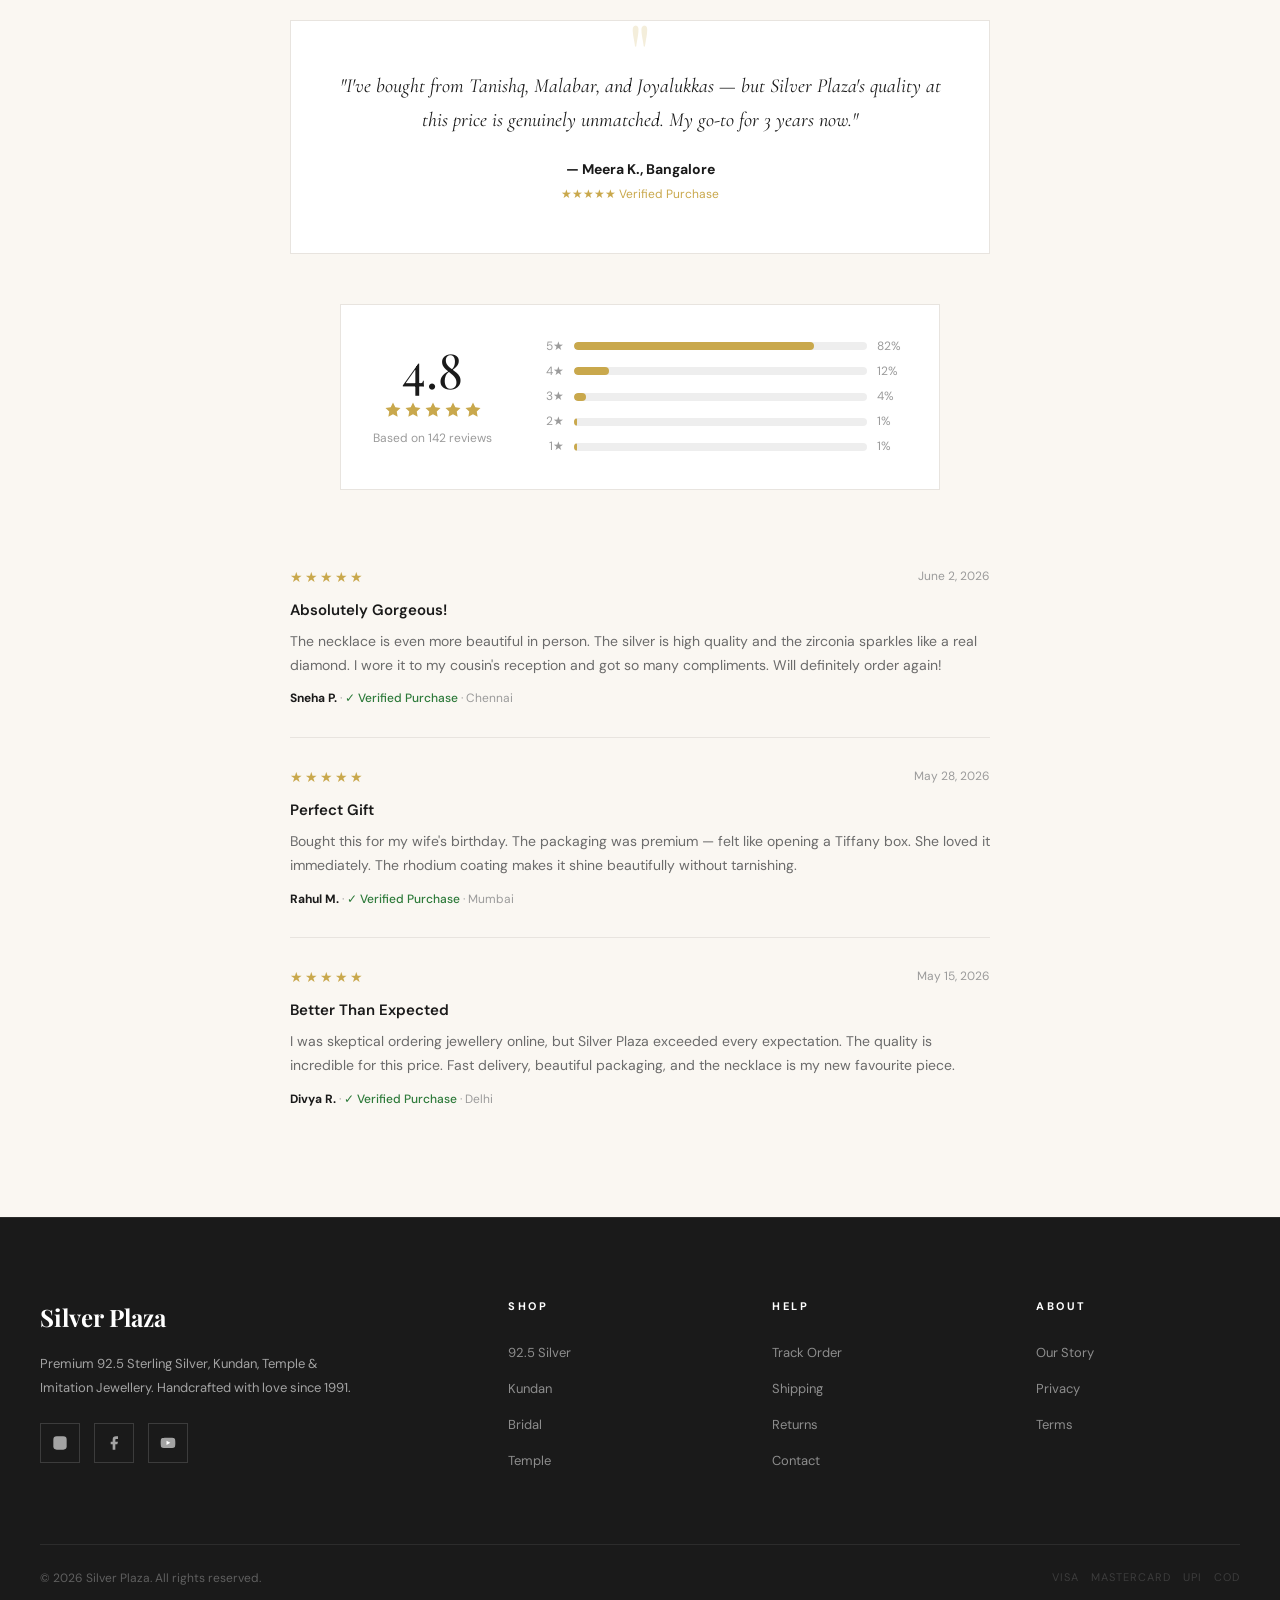
<file: product.html>
<!DOCTYPE html>
<html lang="en">
<head>
  <meta charset="UTF-8">
  <meta name="viewport" content="width=device-width, initial-scale=1.0">
  <title>Lumière Silver Necklace — 92.5 Sterling Silver | Silver Plaza</title>
  <meta name="description" content="Handcrafted Lumière 92.5 Sterling Silver Necklace with rhodium finish and AAA-grade cubic zirconia pendant. Free shipping. 7-day easy exchange. Certificate of authenticity included.">

  <!-- Google Fonts -->
  <link rel="preconnect" href="https://fonts.googleapis.com">
  <link rel="preconnect" href="https://fonts.gstatic.com" crossorigin>
  <link href="https://fonts.googleapis.com/css2?family=Cormorant+Garamond:ital,wght@0,400;0,600;1,400;1,600&family=DM+Sans:ital,wght@0,400;0,500;0,600;0,700&family=Playfair+Display:ital,wght@0,400;0,700;1,400&display=swap" rel="stylesheet">

  <link rel="stylesheet" href="styles.css">
  <link rel="stylesheet" href="product.css">
</head>
<body>

  <!-- =============== ANNOUNCEMENT BAR =============== -->
  <div class="announcement-bar" id="announcement-bar">
    <div class="announcement-slides">
      <div class="announcement-slide active">
        <span class="gold">✦</span>&nbsp; Trusted by 1 Million+ Women Since 1991 — India's Most Reviewed Jewellery Store
      </div>
      <div class="announcement-slide">
        Free Delivery on Orders ₹1,000+ &nbsp;·&nbsp; 10% Off Prepaid ₹5,000+ &nbsp;·&nbsp; 15% Off Prepaid ₹10,000+
      </div>
    </div>
  </div>

  <!-- =============== HEADER =============== -->
  <header class="main-header" id="main-header">
    <div class="header-inner">
      <a href="index.html" class="logo">
        <span class="logo-icon">
          <svg width="16" height="16" viewBox="0 0 24 24" fill="currentColor">
            <path d="M12 2L15.09 8.26L22 9.27L17 14.14L18.18 21.02L12 17.77L5.82 21.02L7 14.14L2 9.27L8.91 8.26L12 2Z"/>
          </svg>
        </span>
        Silver Plaza
      </a>

      <nav class="nav-links">
        <a href="index.html#collections">Collections</a>
        <a href="index.html#bestsellers">92.5 Silver</a>
        <a href="index.html#collections">Bridal</a>
        <a href="index.html#bestsellers">Bestsellers</a>
        <a href="index.html#reviews">Reviews</a>
      </nav>

      <div class="header-actions">
        <button aria-label="Search">
          <svg width="18" height="18" viewBox="0 0 24 24" fill="none" stroke="currentColor" stroke-width="2">
            <circle cx="11" cy="11" r="8"/><path d="M21 21l-4.35-4.35"/>
          </svg>
        </button>
        <a href="#" aria-label="Account">
          <svg width="18" height="18" viewBox="0 0 24 24" fill="none" stroke="currentColor" stroke-width="2">
            <path d="M20 21v-2a4 4 0 0 0-4-4H8a4 4 0 0 0-4 4v2"/><circle cx="12" cy="7" r="4"/>
          </svg>
        </a>
        <a href="#" aria-label="Cart" style="position:relative">
          <svg width="18" height="18" viewBox="0 0 24 24" fill="none" stroke="currentColor" stroke-width="2">
            <path d="M6 2L3 6v14a2 2 0 0 0 2 2h14a2 2 0 0 0 2-2V6l-3-4z"/><line x1="3" y1="6" x2="21" y2="6"/><path d="M16 10a4 4 0 0 1-8 0"/>
          </svg>
          <span class="cart-count">0</span>
        </a>
        <div class="mobile-menu-toggle" aria-label="Menu">
          <span></span><span></span><span></span>
        </div>
      </div>
    </div>
  </header>

  <!-- =============== BREADCRUMB =============== -->
  <div class="breadcrumb">
    <div class="container">
      <a href="index.html">Home</a>
      <span class="sep">›</span>
      <a href="#">92.5 Silver</a>
      <span class="sep">›</span>
      <a href="#">Necklaces</a>
      <span class="sep">›</span>
      <span class="current">Lumière Silver Necklace</span>
    </div>
  </div>

  <!-- =============== PRODUCT MAIN =============== -->
  <section class="pdp-main">
    <div class="container">
      <div class="pdp-grid">

        <!-- LEFT: Image Gallery -->
        <div class="pdp-gallery">
          <div class="pdp-main-image" id="pdp-main-image">
            <img src="images/product-necklace-1.png" alt="Lumière Silver Necklace" id="main-product-img">
            <div class="zoom-hint">
              <svg width="16" height="16" viewBox="0 0 24 24" fill="none" stroke="currentColor" stroke-width="2">
                <circle cx="11" cy="11" r="8"/><line x1="21" y1="21" x2="16.65" y2="16.65"/><line x1="11" y1="8" x2="11" y2="14"/><line x1="8" y1="11" x2="14" y2="11"/>
              </svg>
              Tap to zoom
            </div>
          </div>
          <div class="pdp-thumbnails">
            <div class="pdp-thumb active">
              <img src="images/product-necklace-1.png" alt="Front view">
            </div>
            <div class="pdp-thumb">
              <img src="images/product-earrings-1.png" alt="Detail view">
            </div>
            <div class="pdp-thumb">
              <img src="images/product-ring-1.png" alt="Worn view">
            </div>
            <div class="pdp-thumb video-thumb">
              <img src="images/product-bangle-1.png" alt="Video">
              <span class="play-icon">▶</span>
            </div>
          </div>
        </div>

        <!-- RIGHT: Product Info -->
        <div class="pdp-info">
          <!-- Material Badge -->
          <div class="material-badge">
            <svg width="14" height="14" viewBox="0 0 24 24" fill="#C9A84C"><path d="M12 2L15.09 8.26L22 9.27L17 14.14L18.18 21.02L12 17.77L5.82 21.02L7 14.14L2 9.27L8.91 8.26L12 2Z"/></svg>
            92.5 Sterling Silver · Hallmarked
          </div>

          <!-- Title -->
          <h1 class="pdp-title">Lumière Silver Necklace</h1>

          <!-- Rating + Sold -->
          <div class="pdp-rating-row">
            <div class="stars">
              <svg viewBox="0 0 24 24" width="15" height="15"><polygon points="12 2 15.09 8.26 22 9.27 17 14.14 18.18 21.02 12 17.77 5.82 21.02 7 14.14 2 9.27 8.91 8.26 12 2" fill="#C9A84C"/></svg>
              <svg viewBox="0 0 24 24" width="15" height="15"><polygon points="12 2 15.09 8.26 22 9.27 17 14.14 18.18 21.02 12 17.77 5.82 21.02 7 14.14 2 9.27 8.91 8.26 12 2" fill="#C9A84C"/></svg>
              <svg viewBox="0 0 24 24" width="15" height="15"><polygon points="12 2 15.09 8.26 22 9.27 17 14.14 18.18 21.02 12 17.77 5.82 21.02 7 14.14 2 9.27 8.91 8.26 12 2" fill="#C9A84C"/></svg>
              <svg viewBox="0 0 24 24" width="15" height="15"><polygon points="12 2 15.09 8.26 22 9.27 17 14.14 18.18 21.02 12 17.77 5.82 21.02 7 14.14 2 9.27 8.91 8.26 12 2" fill="#C9A84C"/></svg>
              <svg viewBox="0 0 24 24" width="15" height="15"><polygon points="12 2 15.09 8.26 22 9.27 17 14.14 18.18 21.02 12 17.77 5.82 21.02 7 14.14 2 9.27 8.91 8.26 12 2" fill="#C9A84C"/></svg>
            </div>
            <a href="#pdp-reviews" class="rating-text">142 Reviews</a>
            <span class="divider">|</span>
            <span class="sold-count">2,340 Sold</span>
          </div>

          <!-- Price -->
          <div class="pdp-price">
            <span class="price-current">₹2,499</span>
            <span class="price-original">₹2,999</span>
            <span class="price-save">SAVE ₹500</span>
          </div>
          <p class="price-note">Tax included. Free shipping on this order.</p>

          <!-- Variant Selector -->
          <div class="pdp-variants">
            <p class="variant-label">Finish: <strong>Silver</strong></p>
            <div class="variant-options">
              <button class="variant-btn active">Silver</button>
              <button class="variant-btn">Rose Gold</button>
              <button class="variant-btn">Gold Tone</button>
            </div>
          </div>

          <!-- Quantity -->
          <div class="pdp-quantity">
            <p class="variant-label">Quantity</p>
            <div class="qty-selector">
              <button class="qty-btn" id="qty-minus">−</button>
              <span class="qty-value" id="qty-value">1</span>
              <button class="qty-btn" id="qty-plus">+</button>
            </div>
          </div>

          <!-- Urgency Signal -->
          <div class="urgency-signal">
            <span class="pulse-dot"></span>
            <span id="viewer-count">127</span> people are viewing this right now
          </div>

          <!-- CTA Buttons -->
          <button class="pdp-add-to-bag" id="add-to-bag">
            ADD TO BAG — ₹2,499
          </button>

          <button class="pdp-buy-now">
            BUY IT NOW
          </button>

          <!-- Trust Strip -->
          <div class="pdp-trust-strip">
            <div class="trust-mini">
              <svg width="16" height="16" viewBox="0 0 24 24" fill="none" stroke="#C9A84C" stroke-width="2"><rect x="1" y="3" width="15" height="13"/><polygon points="16 8 20 8 23 11 23 16 16 16 16 8"/><circle cx="5.5" cy="18.5" r="2.5"/><circle cx="18.5" cy="18.5" r="2.5"/></svg>
              <span>Free Shipping</span>
            </div>
            <div class="trust-mini">
              <svg width="16" height="16" viewBox="0 0 24 24" fill="none" stroke="#C9A84C" stroke-width="2"><polyline points="23 4 23 10 17 10"/><path d="M20.49 15a9 9 0 1 1-2.12-9.36L23 10"/></svg>
              <span>7-Day Exchange</span>
            </div>
            <div class="trust-mini">
              <svg width="16" height="16" viewBox="0 0 24 24" fill="none" stroke="#C9A84C" stroke-width="2"><polygon points="12 2 15.09 8.26 22 9.27 17 14.14 18.18 21.02 12 17.77 5.82 21.02 7 14.14 2 9.27 8.91 8.26 12 2"/></svg>
              <span>Authenticity Cert.</span>
            </div>
            <div class="trust-mini">
              <svg width="16" height="16" viewBox="0 0 24 24" fill="none" stroke="#C9A84C" stroke-width="2"><rect x="3" y="11" width="18" height="11" rx="2" ry="2"/><path d="M7 11V7a5 5 0 0 1 10 0v4"/></svg>
              <span>Secure Checkout</span>
            </div>
          </div>

          <!-- Prepaid Perk Nudge -->
          <div class="prepaid-nudge">
            <span class="nudge-icon">✦</span>
            <div class="nudge-text">
              <strong>INSIDER PERK:</strong> Pay online and save an extra 10%.
              <br>Your price: <strong>₹2,249</strong> <span class="nudge-savings">(You save ₹750 total)</span>
            </div>
          </div>
        </div>
      </div>
    </div>
  </section>

  <!-- =============== PRODUCT DESCRIPTION =============== -->
  <section class="pdp-description">
    <div class="container">
      <div class="pdp-desc-content">
        <!-- Seductive Copy -->
        <div class="desc-emotional">
          <h2>A Piece That Commands Attention</h2>
          <p class="desc-hook">
            There are pieces you wear, and then there are pieces that <em>wear you</em> — that command attention the moment you walk into a room. The Lumière Silver Necklace is the latter. Designed for the woman who doesn't need a reason to celebrate — she <em>is</em> the reason.
          </p>
          <p class="desc-sensory">
            Handcrafted in 92.5 Sterling Silver with a rhodium finish that catches light like liquid mercury. The pendant sits at the perfect collarbone length — neither too short nor too long — with a delicate chain that feels weightless on skin. Cool to the touch, warm in presence.
          </p>
        </div>

        <!-- Specs Accordion -->
        <div class="desc-accordions">
          <div class="accordion open">
            <button class="accordion-toggle">
              <span>Product Details & Specifications</span>
              <span class="accordion-icon">−</span>
            </button>
            <div class="accordion-content">
              <ul class="spec-list">
                <li><span class="spec-label">Material</span><span class="spec-value">92.5 Sterling Silver (Hallmarked)</span></li>
                <li><span class="spec-label">Finish</span><span class="spec-value">Rhodium-plated for anti-tarnish protection</span></li>
                <li><span class="spec-label">Chain Length</span><span class="spec-value">18 inches (adjustable to 16")</span></li>
                <li><span class="spec-label">Weight</span><span class="spec-value">8.2 grams</span></li>
                <li><span class="spec-label">Stone</span><span class="spec-value">AAA-grade Cubic Zirconia</span></li>
                <li><span class="spec-label">Packaging</span><span class="spec-value">Signature Silver Plaza gift box</span></li>
                <li><span class="spec-label">SKU</span><span class="spec-value">SP-SN-LUM-001</span></li>
              </ul>
            </div>
          </div>

          <div class="accordion">
            <button class="accordion-toggle">
              <span>Shipping & Delivery</span>
              <span class="accordion-icon">+</span>
            </button>
            <div class="accordion-content">
              <p>✦ <strong>Free shipping</strong> on orders above ₹1,000 within India.</p>
              <p>✦ Dispatched within <strong>24 hours</strong> of order confirmation.</p>
              <p>✦ Estimated delivery: <strong>3-7 business days</strong> (metro cities: 2-4 days).</p>
              <p>✦ <strong>Worldwide shipping</strong> available — calculated at checkout.</p>
              <p>✦ Tracking number provided via SMS and email.</p>
            </div>
          </div>

          <div class="accordion">
            <button class="accordion-toggle">
              <span>Returns & Exchange Policy</span>
              <span class="accordion-icon">+</span>
            </button>
            <div class="accordion-content">
              <p>✦ Hassle-free <strong>7-day exchange policy</strong> — no questions asked.</p>
              <p>✦ Product must be unused and in original packaging.</p>
              <p>✦ Exchange requests can be raised via WhatsApp or email.</p>
              <p>✦ Refunds processed within 5-7 business days to original payment method.</p>
            </div>
          </div>
        </div>
      </div>
    </div>
  </section>

  <!-- =============== CROSS-SELL =============== -->
  <section class="cross-sell">
    <div class="container">
      <div class="section-header">
        <p class="eyebrow">Complete the Look</p>
        <h2 class="section-title">Pairs Beautifully With</h2>
      </div>

      <div class="products-grid">
        <div class="product-card">
          <div class="product-card-image">
            <img src="images/product-earrings-1.png" alt="Matching Earrings" loading="lazy">
            <div class="product-quick-add">Quick Add</div>
          </div>
          <div class="product-card-info">
            <p class="product-category">Kundan Collection</p>
            <h3 class="product-name">Rajwadi Kundan Jhumka</h3>
            <div class="product-price">
              <span class="current">₹1,899</span>
              <span class="original">₹2,499</span>
            </div>
            <div class="product-stars">
              <div class="stars">
                <svg viewBox="0 0 24 24"><polygon points="12 2 15.09 8.26 22 9.27 17 14.14 18.18 21.02 12 17.77 5.82 21.02 7 14.14 2 9.27 8.91 8.26 12 2"/></svg>
                <svg viewBox="0 0 24 24"><polygon points="12 2 15.09 8.26 22 9.27 17 14.14 18.18 21.02 12 17.77 5.82 21.02 7 14.14 2 9.27 8.91 8.26 12 2"/></svg>
                <svg viewBox="0 0 24 24"><polygon points="12 2 15.09 8.26 22 9.27 17 14.14 18.18 21.02 12 17.77 5.82 21.02 7 14.14 2 9.27 8.91 8.26 12 2"/></svg>
                <svg viewBox="0 0 24 24"><polygon points="12 2 15.09 8.26 22 9.27 17 14.14 18.18 21.02 12 17.77 5.82 21.02 7 14.14 2 9.27 8.91 8.26 12 2"/></svg>
                <svg viewBox="0 0 24 24"><polygon points="12 2 15.09 8.26 22 9.27 17 14.14 18.18 21.02 12 17.77 5.82 21.02 7 14.14 2 9.27 8.91 8.26 12 2"/></svg>
              </div>
              <span class="review-count">(89)</span>
            </div>
          </div>
        </div>

        <div class="product-card">
          <div class="product-card-image">
            <img src="images/product-bangle-1.png" alt="Matching Bangles" loading="lazy">
            <div class="product-quick-add">Quick Add</div>
          </div>
          <div class="product-card-info">
            <p class="product-category">1 Gram Gold</p>
            <h3 class="product-name">Maharani Filigree Bangles</h3>
            <div class="product-price">
              <span class="current">₹3,299</span>
              <span class="original">₹3,999</span>
            </div>
            <div class="product-stars">
              <div class="stars">
                <svg viewBox="0 0 24 24"><polygon points="12 2 15.09 8.26 22 9.27 17 14.14 18.18 21.02 12 17.77 5.82 21.02 7 14.14 2 9.27 8.91 8.26 12 2"/></svg>
                <svg viewBox="0 0 24 24"><polygon points="12 2 15.09 8.26 22 9.27 17 14.14 18.18 21.02 12 17.77 5.82 21.02 7 14.14 2 9.27 8.91 8.26 12 2"/></svg>
                <svg viewBox="0 0 24 24"><polygon points="12 2 15.09 8.26 22 9.27 17 14.14 18.18 21.02 12 17.77 5.82 21.02 7 14.14 2 9.27 8.91 8.26 12 2"/></svg>
                <svg viewBox="0 0 24 24"><polygon points="12 2 15.09 8.26 22 9.27 17 14.14 18.18 21.02 12 17.77 5.82 21.02 7 14.14 2 9.27 8.91 8.26 12 2"/></svg>
                <svg viewBox="0 0 24 24"><polygon points="12 2 15.09 8.26 22 9.27 17 14.14 18.18 21.02 12 17.77 5.82 21.02 7 14.14 2 9.27 8.91 8.26 12 2"/></svg>
              </div>
              <span class="review-count">(67)</span>
            </div>
          </div>
        </div>

        <div class="product-card">
          <div class="product-card-image">
            <img src="images/product-ring-1.png" alt="Matching Ring" loading="lazy">
            <div class="product-quick-add">Quick Add</div>
          </div>
          <div class="product-card-info">
            <p class="product-category">92.5 Sterling Silver</p>
            <h3 class="product-name">Celestial Solitaire Ring</h3>
            <div class="product-price">
              <span class="current">₹1,299</span>
              <span class="original">₹1,699</span>
            </div>
            <div class="product-stars">
              <div class="stars">
                <svg viewBox="0 0 24 24"><polygon points="12 2 15.09 8.26 22 9.27 17 14.14 18.18 21.02 12 17.77 5.82 21.02 7 14.14 2 9.27 8.91 8.26 12 2"/></svg>
                <svg viewBox="0 0 24 24"><polygon points="12 2 15.09 8.26 22 9.27 17 14.14 18.18 21.02 12 17.77 5.82 21.02 7 14.14 2 9.27 8.91 8.26 12 2"/></svg>
                <svg viewBox="0 0 24 24"><polygon points="12 2 15.09 8.26 22 9.27 17 14.14 18.18 21.02 12 17.77 5.82 21.02 7 14.14 2 9.27 8.91 8.26 12 2"/></svg>
                <svg viewBox="0 0 24 24"><polygon points="12 2 15.09 8.26 22 9.27 17 14.14 18.18 21.02 12 17.77 5.82 21.02 7 14.14 2 9.27 8.91 8.26 12 2"/></svg>
                <svg viewBox="0 0 24 24"><polygon points="12 2 15.09 8.26 22 9.27 17 14.14 18.18 21.02 12 17.77 5.82 21.02 7 14.14 2 9.27 8.91 8.26 12 2"/></svg>
              </div>
              <span class="review-count">(213)</span>
            </div>
          </div>
        </div>
      </div>
    </div>
  </section>

  <!-- =============== PDP REVIEWS =============== -->
  <section class="pdp-reviews" id="pdp-reviews">
    <div class="container">
      <div class="section-header">
        <p class="eyebrow">Customer Reviews</p>
        <h2 class="section-title">What Our Customers Say</h2>
      </div>

      <!-- Featured Testimonial -->
      <div class="featured-testimonial">
        <p class="ft-text">"I've bought from Tanishq, Malabar, and Joyalukkas — but Silver Plaza's quality at this price is genuinely unmatched. My go-to for 3 years now."</p>
        <div class="ft-author">
          <strong>— Meera K., Bangalore</strong>
          <span class="ft-verified">★★★★★ Verified Purchase</span>
        </div>
      </div>

      <!-- Review Summary Bar -->
      <div class="review-summary">
        <div class="summary-score">
          <span class="big-score">4.8</span>
          <div class="summary-stars">
            <svg viewBox="0 0 24 24" width="18" height="18"><polygon points="12 2 15.09 8.26 22 9.27 17 14.14 18.18 21.02 12 17.77 5.82 21.02 7 14.14 2 9.27 8.91 8.26 12 2" fill="#C9A84C"/></svg>
            <svg viewBox="0 0 24 24" width="18" height="18"><polygon points="12 2 15.09 8.26 22 9.27 17 14.14 18.18 21.02 12 17.77 5.82 21.02 7 14.14 2 9.27 8.91 8.26 12 2" fill="#C9A84C"/></svg>
            <svg viewBox="0 0 24 24" width="18" height="18"><polygon points="12 2 15.09 8.26 22 9.27 17 14.14 18.18 21.02 12 17.77 5.82 21.02 7 14.14 2 9.27 8.91 8.26 12 2" fill="#C9A84C"/></svg>
            <svg viewBox="0 0 24 24" width="18" height="18"><polygon points="12 2 15.09 8.26 22 9.27 17 14.14 18.18 21.02 12 17.77 5.82 21.02 7 14.14 2 9.27 8.91 8.26 12 2" fill="#C9A84C"/></svg>
            <svg viewBox="0 0 24 24" width="18" height="18"><polygon points="12 2 15.09 8.26 22 9.27 17 14.14 18.18 21.02 12 17.77 5.82 21.02 7 14.14 2 9.27 8.91 8.26 12 2" fill="#C9A84C"/></svg>
          </div>
          <span class="summary-count">Based on 142 reviews</span>
        </div>
        <div class="summary-bars">
          <div class="bar-row"><span>5★</span><div class="bar"><div class="bar-fill" style="width:82%"></div></div><span>82%</span></div>
          <div class="bar-row"><span>4★</span><div class="bar"><div class="bar-fill" style="width:12%"></div></div><span>12%</span></div>
          <div class="bar-row"><span>3★</span><div class="bar"><div class="bar-fill" style="width:4%"></div></div><span>4%</span></div>
          <div class="bar-row"><span>2★</span><div class="bar"><div class="bar-fill" style="width:1%"></div></div><span>1%</span></div>
          <div class="bar-row"><span>1★</span><div class="bar"><div class="bar-fill" style="width:1%"></div></div><span>1%</span></div>
        </div>
      </div>

      <!-- Individual Reviews -->
      <div class="reviews-list">
        <div class="review-item">
          <div class="ri-header">
            <div class="ri-stars">★★★★★</div>
            <span class="ri-date">June 2, 2026</span>
          </div>
          <h4 class="ri-title">Absolutely Gorgeous!</h4>
          <p class="ri-body">The necklace is even more beautiful in person. The silver is high quality and the zirconia sparkles like a real diamond. I wore it to my cousin's reception and got so many compliments. Will definitely order again!</p>
          <div class="ri-author">
            <strong>Sneha P.</strong> · <span class="ri-verified">✓ Verified Purchase</span> · Chennai
          </div>
        </div>

        <div class="review-item">
          <div class="ri-header">
            <div class="ri-stars">★★★★★</div>
            <span class="ri-date">May 28, 2026</span>
          </div>
          <h4 class="ri-title">Perfect Gift</h4>
          <p class="ri-body">Bought this for my wife's birthday. The packaging was premium — felt like opening a Tiffany box. She loved it immediately. The rhodium coating makes it shine beautifully without tarnishing.</p>
          <div class="ri-author">
            <strong>Rahul M.</strong> · <span class="ri-verified">✓ Verified Purchase</span> · Mumbai
          </div>
        </div>

        <div class="review-item">
          <div class="ri-header">
            <div class="ri-stars">★★★★★</div>
            <span class="ri-date">May 15, 2026</span>
          </div>
          <h4 class="ri-title">Better Than Expected</h4>
          <p class="ri-body">I was skeptical ordering jewellery online, but Silver Plaza exceeded every expectation. The quality is incredible for this price. Fast delivery, beautiful packaging, and the necklace is my new favourite piece.</p>
          <div class="ri-author">
            <strong>Divya R.</strong> · <span class="ri-verified">✓ Verified Purchase</span> · Delhi
          </div>
        </div>
      </div>
    </div>
  </section>

  <!-- =============== FOOTER =============== -->
  <footer class="main-footer">
    <div class="container">
      <div class="footer-grid">
        <div class="footer-brand">
          <h3 class="footer-logo">Silver Plaza</h3>
          <p>Premium 92.5 Sterling Silver, Kundan, Temple & Imitation Jewellery. Handcrafted with love since 1991.</p>
          <div class="footer-social">
            <a href="#" aria-label="Instagram"><svg viewBox="0 0 24 24"><rect x="2" y="2" width="20" height="20" rx="5" ry="5" fill="currentColor"/></svg></a>
            <a href="#" aria-label="Facebook"><svg viewBox="0 0 24 24"><path d="M18 2h-3a5 5 0 0 0-5 5v3H7v4h3v8h4v-8h3l1-4h-4V7a1 1 0 0 1 1-1h3z" fill="currentColor"/></svg></a>
            <a href="#" aria-label="YouTube"><svg viewBox="0 0 24 24"><path d="M22.54 6.42a2.78 2.78 0 0 0-1.94-2C18.88 4 12 4 12 4s-6.88 0-8.6.46a2.78 2.78 0 0 0-1.94 2A29 29 0 0 0 1 11.75a29 29 0 0 0 .46 5.33A2.78 2.78 0 0 0 3.4 19.1c1.72.46 8.6.46 8.6.46s6.88 0 8.6-.46a2.78 2.78 0 0 0 1.94-2 29 29 0 0 0 .46-5.25 29 29 0 0 0-.46-5.33z" fill="currentColor"/><polygon points="9.75 15.02 15.5 11.75 9.75 8.48 9.75 15.02" fill="white"/></svg></a>
          </div>
        </div>
        <div class="footer-col">
          <h4>Shop</h4>
          <ul>
            <li><a href="#">92.5 Silver</a></li>
            <li><a href="#">Kundan</a></li>
            <li><a href="#">Bridal</a></li>
            <li><a href="#">Temple</a></li>
          </ul>
        </div>
        <div class="footer-col">
          <h4>Help</h4>
          <ul>
            <li><a href="#">Track Order</a></li>
            <li><a href="#">Shipping</a></li>
            <li><a href="#">Returns</a></li>
            <li><a href="#">Contact</a></li>
          </ul>
        </div>
        <div class="footer-col">
          <h4>About</h4>
          <ul>
            <li><a href="#">Our Story</a></li>
            <li><a href="#">Privacy</a></li>
            <li><a href="#">Terms</a></li>
          </ul>
        </div>
      </div>
      <div class="footer-bottom">
        <p>© 2026 Silver Plaza. All rights reserved.</p>
        <div class="footer-payment">
          <span>Visa</span><span>Mastercard</span><span>UPI</span><span>COD</span>
        </div>
      </div>
    </div>
  </footer>

  <!-- Mobile Sticky ATC -->
  <div class="sticky-atc" id="sticky-atc">
    <span class="sticky-price">₹2,499</span>
    <button class="sticky-btn">ADD TO BAG</button>
  </div>

  <script src="script.js"></script>
  <script>
    // ─── PDP-SPECIFIC INTERACTIONS ───

    // Thumbnail gallery
    document.querySelectorAll('.pdp-thumb').forEach(thumb => {
      thumb.addEventListener('click', () => {
        document.querySelectorAll('.pdp-thumb').forEach(t => t.classList.remove('active'));
        thumb.classList.add('active');
        document.getElementById('main-product-img').src = thumb.querySelector('img').src;
      });
    });

    // Quantity selector
    const qtyValue = document.getElementById('qty-value');
    document.getElementById('qty-minus').addEventListener('click', () => {
      let val = parseInt(qtyValue.textContent);
      if (val > 1) qtyValue.textContent = val - 1;
    });
    document.getElementById('qty-plus').addEventListener('click', () => {
      let val = parseInt(qtyValue.textContent);
      if (val < 10) qtyValue.textContent = val + 1;
    });

    // Variant selector
    document.querySelectorAll('.variant-btn').forEach(btn => {
      btn.addEventListener('click', () => {
        document.querySelectorAll('.variant-btn').forEach(b => b.classList.remove('active'));
        btn.classList.add('active');
        document.querySelector('.variant-label strong').textContent = btn.textContent;
      });
    });

    // Add to bag animation
    document.getElementById('add-to-bag').addEventListener('click', function() {
      this.textContent = '✓ ADDED TO BAG!';
      this.style.background = '#2D7A3A';
      const cartCount = document.querySelector('.cart-count');
      cartCount.textContent = parseInt(cartCount.textContent) + parseInt(qtyValue.textContent);

      setTimeout(() => {
        this.textContent = 'ADD TO BAG — ₹2,499';
        this.style.background = '';
      }, 2000);
    });

    // Accordion toggles
    document.querySelectorAll('.accordion-toggle').forEach(toggle => {
      toggle.addEventListener('click', () => {
        const accordion = toggle.parentElement;
        const isOpen = accordion.classList.contains('open');

        if (isOpen) {
          accordion.classList.remove('open');
          toggle.querySelector('.accordion-icon').textContent = '+';
        } else {
          accordion.classList.add('open');
          toggle.querySelector('.accordion-icon').textContent = '−';
        }
      });
    });

    // Viewer count fluctuation
    const viewerCount = document.getElementById('viewer-count');
    setInterval(() => {
      const base = 127;
      const variation = Math.floor(Math.random() * 20) - 10;
      viewerCount.textContent = base + variation;
    }, 5000);

    // Sticky ATC on mobile
    const addToBagBtn = document.getElementById('add-to-bag');
    const stickyATC = document.getElementById('sticky-atc');

    if (addToBagBtn && stickyATC) {
      const observer = new IntersectionObserver(entries => {
        entries.forEach(entry => {
          if (!entry.isIntersecting && window.innerWidth <= 768) {
            stickyATC.classList.add('visible');
          } else {
            stickyATC.classList.remove('visible');
          }
        });
      });
      observer.observe(addToBagBtn);
    }

    // Sticky btn action
    document.querySelector('.sticky-btn')?.addEventListener('click', () => {
      addToBagBtn.click();
    });
  </script>
</body>
</html>
</file>
<file: styles.css>
/* ============================================================
   SILVER PLAZA — Premium E-Commerce Design System
   ============================================================ */

/* ---------- CSS RESET & GLOBALS ---------- */
*, *::before, *::after {
  margin: 0;
  padding: 0;
  box-sizing: border-box;
}

:root {
  /* Color Palette */
  --gold-primary: #C9A84C;
  --gold-dark: #A67C29;
  --gold-light: #E8D5A0;
  --dark: #1A1A1A;
  --dark-soft: #2A2A2A;
  --cream: #FAF7F2;
  --champagne: #F5EDE3;
  --rose: #B76E79;
  --text-primary: #1A1A1A;
  --text-secondary: #6B6B6B;
  --text-muted: #9B9B9B;
  --white: #FFFFFF;
  --burgundy: #8B2332;
  --navy: #0D1B2A;
  --success: #2D7A3A;
  --border-light: #E8E4DF;

  /* Typography */
  --font-heading: 'Playfair Display', serif;
  --font-sub: 'Cormorant Garamond', serif;
  --font-body: 'DM Sans', sans-serif;

  /* Spacing */
  --section-pad: 100px;
  --container-width: 1320px;

  /* Transitions */
  --ease-out: cubic-bezier(0.16, 1, 0.3, 1);
  --ease-smooth: cubic-bezier(0.4, 0, 0.2, 1);
}

html {
  scroll-behavior: smooth;
  -webkit-font-smoothing: antialiased;
  -moz-osx-font-smoothing: grayscale;
}

body {
  font-family: var(--font-body);
  font-weight: 400;
  font-size: 15px;
  line-height: 1.6;
  color: var(--text-primary);
  background: var(--white);
  overflow-x: hidden;
}

a {
  text-decoration: none;
  color: inherit;
  transition: color 0.3s var(--ease-smooth);
}

ul, ol { list-style: none; }

img {
  max-width: 100%;
  height: auto;
  display: block;
}

button {
  font-family: var(--font-body);
  cursor: pointer;
  border: none;
  outline: none;
  background: none;
}

.container {
  max-width: var(--container-width);
  margin: 0 auto;
  padding: 0 40px;
}

/* ---------- UTILITY CLASSES ---------- */
.eyebrow {
  font-family: var(--font-body);
  font-size: 11px;
  font-weight: 600;
  letter-spacing: 3px;
  text-transform: uppercase;
  color: var(--gold-primary);
  margin-bottom: 12px;
}

.section-title {
  font-family: var(--font-heading);
  font-size: clamp(32px, 4vw, 48px);
  font-weight: 400;
  line-height: 1.2;
  color: var(--text-primary);
  margin-bottom: 16px;
}

.section-subtitle {
  font-family: var(--font-sub);
  font-size: clamp(16px, 2vw, 20px);
  font-weight: 400;
  font-style: italic;
  color: var(--text-secondary);
  max-width: 600px;
}

.section-header {
  text-align: center;
  margin-bottom: 60px;
}

.section-header .section-subtitle {
  margin: 0 auto;
}

/* ---------- ANNOUNCEMENT BAR ---------- */
.announcement-bar {
  background: var(--dark);
  color: var(--white);
  height: 44px;
  display: flex;
  align-items: center;
  justify-content: center;
  overflow: hidden;
  position: relative;
  z-index: 100;
  border-bottom: 1px solid var(--gold-primary);
}

.announcement-slides {
  position: relative;
  width: 100%;
  height: 100%;
}

.announcement-slide {
  position: absolute;
  top: 0;
  left: 0;
  width: 100%;
  height: 100%;
  display: flex;
  align-items: center;
  justify-content: center;
  font-size: 12px;
  letter-spacing: 1.5px;
  text-transform: uppercase;
  font-weight: 500;
  opacity: 0;
  transform: translateY(10px);
  transition: opacity 0.5s var(--ease-smooth), transform 0.5s var(--ease-smooth);
}

.announcement-slide.active {
  opacity: 1;
  transform: translateY(0);
}

.announcement-slide .gold {
  color: var(--gold-primary);
}

/* ---------- HEADER / NAVIGATION ---------- */
.main-header {
  position: fixed;
  top: 44px;
  left: 0;
  right: 0;
  z-index: 99;
  background: rgba(255, 255, 255, 0.95);
  backdrop-filter: blur(20px);
  -webkit-backdrop-filter: blur(20px);
  border-bottom: 1px solid rgba(0, 0, 0, 0.06);
  transition: all 0.4s var(--ease-smooth);
}

.main-header.scrolled {
  top: 0;
  box-shadow: 0 4px 30px rgba(0, 0, 0, 0.08);
}

.header-inner {
  display: flex;
  align-items: center;
  justify-content: space-between;
  height: 72px;
  padding: 0 40px;
  max-width: 1440px;
  margin: 0 auto;
}

.logo {
  font-family: var(--font-heading);
  font-size: 26px;
  font-weight: 700;
  color: var(--dark);
  letter-spacing: 1px;
  display: flex;
  align-items: center;
  gap: 10px;
}

.logo .logo-icon {
  width: 36px;
  height: 36px;
  background: linear-gradient(135deg, var(--gold-primary), var(--gold-dark));
  border-radius: 50%;
  display: flex;
  align-items: center;
  justify-content: center;
  color: var(--white);
  font-size: 14px;
}

.nav-links {
  display: flex;
  align-items: center;
  gap: 36px;
}

.nav-links a {
  font-size: 12px;
  font-weight: 600;
  letter-spacing: 2px;
  text-transform: uppercase;
  color: var(--text-primary);
  position: relative;
  padding: 4px 0;
}

.nav-links a::after {
  content: '';
  position: absolute;
  bottom: 0;
  left: 0;
  width: 0;
  height: 1.5px;
  background: var(--gold-primary);
  transition: width 0.3s var(--ease-out);
}

.nav-links a:hover::after {
  width: 100%;
}

.header-actions {
  display: flex;
  align-items: center;
  gap: 24px;
}

.header-actions button,
.header-actions a {
  display: flex;
  align-items: center;
  gap: 6px;
  font-size: 12px;
  font-weight: 600;
  letter-spacing: 1px;
  text-transform: uppercase;
  color: var(--text-primary);
  transition: color 0.3s;
}

.header-actions button:hover,
.header-actions a:hover {
  color: var(--gold-primary);
}

.cart-count {
  width: 18px;
  height: 18px;
  border-radius: 50%;
  background: var(--gold-primary);
  color: var(--dark);
  font-size: 10px;
  font-weight: 700;
  display: flex;
  align-items: center;
  justify-content: center;
}

/* Mobile menu toggle */
.mobile-menu-toggle {
  display: none;
  flex-direction: column;
  gap: 5px;
  cursor: pointer;
  padding: 5px;
}

.mobile-menu-toggle span {
  width: 24px;
  height: 2px;
  background: var(--dark);
  transition: all 0.3s;
}

/* ---------- HERO SECTION ---------- */
.hero {
  position: relative;
  width: 100%;
  height: 100vh;
  min-height: 700px;
  overflow: hidden;
  display: flex;
  align-items: flex-end;
  padding-bottom: 80px;
}

.hero-bg {
  position: absolute;
  top: 0;
  left: 0;
  width: 100%;
  height: 100%;
  z-index: 1;
}

.hero-bg img {
  width: 100%;
  height: 100%;
  object-fit: cover;
  object-position: center 20%;
}

.hero-overlay {
  position: absolute;
  top: 0;
  left: 0;
  width: 100%;
  height: 100%;
  background: linear-gradient(
    180deg,
    rgba(0, 0, 0, 0.1) 0%,
    rgba(0, 0, 0, 0.3) 40%,
    rgba(0, 0, 0, 0.75) 100%
  );
  z-index: 2;
}

/* Gold particles */
.hero-particles {
  position: absolute;
  top: 0;
  left: 0;
  width: 100%;
  height: 100%;
  z-index: 3;
  pointer-events: none;
}

.particle {
  position: absolute;
  width: 3px;
  height: 3px;
  background: var(--gold-primary);
  border-radius: 50%;
  opacity: 0;
  animation: particleFloat 8s infinite;
}

.particle:nth-child(1) { left: 10%; animation-delay: 0s; animation-duration: 7s; }
.particle:nth-child(2) { left: 25%; animation-delay: 1.5s; animation-duration: 9s; }
.particle:nth-child(3) { left: 40%; animation-delay: 3s; animation-duration: 6s; }
.particle:nth-child(4) { left: 55%; animation-delay: 0.5s; animation-duration: 8s; }
.particle:nth-child(5) { left: 70%; animation-delay: 2s; animation-duration: 10s; }
.particle:nth-child(6) { left: 85%; animation-delay: 4s; animation-duration: 7s; }
.particle:nth-child(7) { left: 15%; animation-delay: 1s; animation-duration: 9s; }
.particle:nth-child(8) { left: 60%; animation-delay: 3.5s; animation-duration: 6.5s; }
.particle:nth-child(9) { left: 80%; animation-delay: 2.5s; animation-duration: 8.5s; }
.particle:nth-child(10) { left: 45%; animation-delay: 5s; animation-duration: 7.5s; }
.particle:nth-child(11) { left: 33%; animation-delay: 1.2s; animation-duration: 11s; }
.particle:nth-child(12) { left: 92%; animation-delay: 3.8s; animation-duration: 6.8s; }

@keyframes particleFloat {
  0% {
    opacity: 0;
    transform: translateY(100vh) scale(0);
  }
  10% {
    opacity: 0.8;
  }
  50% {
    opacity: 0.4;
  }
  100% {
    opacity: 0;
    transform: translateY(-20vh) scale(1);
  }
}

.hero-content {
  position: relative;
  z-index: 4;
  color: var(--white);
  padding: 0 40px;
  max-width: 800px;
}

.hero-badge {
  display: inline-flex;
  align-items: center;
  gap: 8px;
  background: rgba(201, 168, 76, 0.15);
  border: 1px solid rgba(201, 168, 76, 0.4);
  padding: 8px 20px;
  font-size: 11px;
  font-weight: 600;
  letter-spacing: 2.5px;
  text-transform: uppercase;
  color: var(--gold-light);
  margin-bottom: 28px;
  backdrop-filter: blur(10px);
}

.hero-badge svg {
  width: 14px;
  height: 14px;
  fill: var(--gold-primary);
}

.hero h1 {
  font-family: var(--font-heading);
  font-size: clamp(36px, 5vw, 64px);
  font-weight: 400;
  line-height: 1.15;
  margin-bottom: 20px;
  letter-spacing: -0.5px;
}

.hero h1 em {
  font-style: italic;
  color: var(--gold-light);
}

.hero-sub {
  font-family: var(--font-sub);
  font-size: clamp(16px, 2vw, 21px);
  font-weight: 400;
  line-height: 1.6;
  color: rgba(255, 255, 255, 0.8);
  margin-bottom: 40px;
  max-width: 580px;
}

.hero-ctas {
  display: flex;
  align-items: center;
  gap: 28px;
  flex-wrap: wrap;
}

.btn-primary {
  display: inline-flex;
  align-items: center;
  gap: 10px;
  background: linear-gradient(135deg, var(--gold-primary), var(--gold-dark));
  color: var(--dark);
  font-family: var(--font-body);
  font-weight: 600;
  font-size: 13px;
  letter-spacing: 2px;
  text-transform: uppercase;
  padding: 18px 44px;
  border: none;
  position: relative;
  overflow: hidden;
  transition: transform 0.3s var(--ease-out), box-shadow 0.3s var(--ease-out);
}

.btn-primary:hover {
  transform: translateY(-2px);
  box-shadow: 0 8px 35px rgba(201, 168, 76, 0.45);
}

.btn-primary::after {
  content: '';
  position: absolute;
  top: 0;
  left: -100%;
  width: 100%;
  height: 100%;
  background: linear-gradient(90deg, transparent, rgba(255, 255, 255, 0.35), transparent);
  transition: left 0.6s var(--ease-out);
}

.btn-primary:hover::after {
  left: 100%;
}

.btn-primary .arrow {
  font-size: 16px;
  transition: transform 0.3s;
}

.btn-primary:hover .arrow {
  transform: translateX(4px);
}

.btn-secondary-link {
  color: rgba(255, 255, 255, 0.85);
  font-size: 13px;
  font-weight: 500;
  letter-spacing: 0.5px;
  border-bottom: 1px solid rgba(255, 255, 255, 0.3);
  padding-bottom: 2px;
  transition: color 0.3s, border-color 0.3s;
}

.btn-secondary-link:hover {
  color: var(--gold-light);
  border-color: var(--gold-light);
}

/* Scroll indicator */
.scroll-indicator {
  position: absolute;
  bottom: 30px;
  left: 50%;
  transform: translateX(-50%);
  z-index: 4;
  display: flex;
  flex-direction: column;
  align-items: center;
  gap: 8px;
  color: rgba(255, 255, 255, 0.5);
  font-size: 10px;
  letter-spacing: 2px;
  text-transform: uppercase;
}

.scroll-indicator .chevron {
  width: 20px;
  height: 20px;
  border-right: 1.5px solid rgba(255, 255, 255, 0.5);
  border-bottom: 1.5px solid rgba(255, 255, 255, 0.5);
  transform: rotate(45deg);
  animation: bounceDown 2s infinite;
}

@keyframes bounceDown {
  0%, 100% { transform: rotate(45deg) translateY(0); opacity: 0.5; }
  50% { transform: rotate(45deg) translateY(6px); opacity: 1; }
}

/* ---------- TRUST BAR ---------- */
.trust-bar {
  background: var(--dark);
  border-top: 1px solid var(--gold-primary);
  padding: 28px 0;
  position: relative;
  z-index: 10;
}

.trust-bar-inner {
  display: grid;
  grid-template-columns: repeat(6, 1fr);
  gap: 20px;
  max-width: var(--container-width);
  margin: 0 auto;
  padding: 0 40px;
}

.trust-item {
  display: flex;
  align-items: center;
  gap: 14px;
  opacity: 0;
  transform: translateY(15px);
  transition: opacity 0.6s var(--ease-out), transform 0.6s var(--ease-out);
}

.trust-item.visible {
  opacity: 1;
  transform: translateY(0);
}

.trust-icon {
  width: 42px;
  height: 42px;
  display: flex;
  align-items: center;
  justify-content: center;
  flex-shrink: 0;
}

.trust-icon svg {
  width: 28px;
  height: 28px;
  stroke: var(--gold-primary);
  fill: none;
  stroke-width: 1.5;
}

.trust-text h4 {
  font-family: var(--font-body);
  font-size: 13px;
  font-weight: 700;
  color: var(--white);
  letter-spacing: 0.5px;
  margin-bottom: 2px;
}

.trust-text p {
  font-size: 11px;
  color: var(--text-muted);
  letter-spacing: 0.3px;
  line-height: 1.4;
}

/* ---------- COLLECTIONS SECTION ---------- */
.collections {
  padding: var(--section-pad) 0;
  background: var(--cream);
}

.collections-grid {
  display: grid;
  grid-template-columns: repeat(4, 1fr);
  gap: 20px;
}

.collection-card {
  position: relative;
  aspect-ratio: 3 / 4;
  overflow: hidden;
  cursor: pointer;
  group: true;
}

.collection-card-img {
  position: absolute;
  top: 0;
  left: 0;
  width: 100%;
  height: 100%;
  transition: transform 0.8s var(--ease-out);
}

.collection-card-img img {
  width: 100%;
  height: 100%;
  object-fit: cover;
}

.collection-card:hover .collection-card-img {
  transform: scale(1.06);
}

.collection-card-overlay {
  position: absolute;
  bottom: 0;
  left: 0;
  width: 100%;
  padding: 40px 28px;
  background: linear-gradient(180deg, transparent 0%, rgba(0, 0, 0, 0.85) 100%);
  z-index: 2;
  transition: padding-bottom 0.4s var(--ease-out);
}

.collection-card:hover .collection-card-overlay {
  padding-bottom: 50px;
}

.collection-card-overlay h3 {
  font-family: var(--font-heading);
  font-size: 20px;
  font-weight: 400;
  color: var(--white);
  margin-bottom: 4px;
  letter-spacing: 0.5px;
}

.collection-card-overlay .tagline {
  font-size: 12px;
  color: var(--text-muted);
  margin-bottom: 14px;
  font-style: italic;
  font-family: var(--font-sub);
}

.collection-card-overlay .card-cta {
  font-size: 11px;
  font-weight: 600;
  letter-spacing: 2px;
  text-transform: uppercase;
  color: var(--gold-primary);
  display: inline-flex;
  align-items: center;
  gap: 8px;
  opacity: 0;
  transform: translateY(8px);
  transition: opacity 0.4s, transform 0.4s;
}

.collection-card:hover .collection-card-overlay .card-cta {
  opacity: 1;
  transform: translateY(0);
}

.card-cta .cta-arrow {
  transition: transform 0.3s;
}

.collection-card:hover .card-cta .cta-arrow {
  transform: translateX(4px);
}

/* ---------- BESTSELLERS / TRENDING SECTION ---------- */
.bestsellers {
  padding: var(--section-pad) 0;
  background: var(--white);
}

.products-grid {
  display: grid;
  grid-template-columns: repeat(4, 1fr);
  gap: 28px;
}

.product-card {
  position: relative;
  overflow: hidden;
  transition: transform 0.4s var(--ease-out);
}

.product-card:hover {
  transform: translateY(-4px);
}

.product-card-image {
  position: relative;
  aspect-ratio: 1;
  overflow: hidden;
  background: #f8f7f5;
  margin-bottom: 18px;
}

.product-card-image img {
  width: 100%;
  height: 100%;
  object-fit: cover;
  transition: transform 0.6s var(--ease-out);
}

.product-card:hover .product-card-image img {
  transform: scale(1.05);
}

.product-badge {
  position: absolute;
  top: 14px;
  left: 14px;
  z-index: 2;
  padding: 5px 12px;
  font-size: 10px;
  font-weight: 700;
  letter-spacing: 1.5px;
  text-transform: uppercase;
  border-radius: 2px;
}

.product-badge.trending {
  background: var(--dark);
  color: var(--gold-primary);
}

.product-badge.new {
  background: var(--gold-primary);
  color: var(--dark);
}

.product-badge.selling-fast {
  background: var(--burgundy);
  color: var(--white);
}

.product-quick-add {
  position: absolute;
  bottom: 0;
  left: 0;
  width: 100%;
  padding: 14px;
  background: rgba(26, 26, 26, 0.9);
  backdrop-filter: blur(10px);
  text-align: center;
  font-size: 11px;
  font-weight: 600;
  letter-spacing: 2px;
  text-transform: uppercase;
  color: var(--white);
  transform: translateY(100%);
  transition: transform 0.4s var(--ease-out);
  cursor: pointer;
}

.product-card:hover .product-quick-add {
  transform: translateY(0);
}

.product-card-info {
  padding: 0 4px;
}

.product-card-info .product-name {
  font-family: var(--font-heading);
  font-size: 16px;
  font-weight: 400;
  color: var(--text-primary);
  margin-bottom: 6px;
  letter-spacing: 0.3px;
}

.product-card-info .product-category {
  font-size: 11px;
  color: var(--text-muted);
  letter-spacing: 1px;
  text-transform: uppercase;
  margin-bottom: 10px;
}

.product-card-info .product-price {
  display: flex;
  align-items: center;
  gap: 10px;
  margin-bottom: 8px;
}

.product-price .current {
  font-weight: 700;
  font-size: 16px;
  color: var(--text-primary);
}

.product-price .original {
  font-size: 13px;
  color: var(--text-muted);
  text-decoration: line-through;
}

.product-price .save {
  font-size: 11px;
  font-weight: 600;
  color: var(--burgundy);
  letter-spacing: 0.5px;
}

.product-stars {
  display: flex;
  align-items: center;
  gap: 6px;
}

.stars {
  display: flex;
  gap: 1px;
}

.stars svg {
  width: 13px;
  height: 13px;
  fill: var(--gold-primary);
}

.product-stars .review-count {
  font-size: 11px;
  color: var(--text-muted);
}

/* ---------- PROMO BANNER (VIP DROP) ---------- */
.promo-banner {
  background: var(--navy);
  padding: 60px 0;
  position: relative;
  overflow: hidden;
}

.promo-banner::before {
  content: '';
  position: absolute;
  top: 0;
  left: 0;
  width: 100%;
  height: 100%;
  background: radial-gradient(ellipse at 20% 50%, rgba(201, 168, 76, 0.08) 0%, transparent 60%);
}

.promo-inner {
  display: flex;
  align-items: center;
  justify-content: center;
  flex-direction: column;
  text-align: center;
  position: relative;
  z-index: 2;
}

.promo-inner .promo-star {
  color: var(--gold-primary);
  font-size: 18px;
  margin-bottom: 16px;
  letter-spacing: 8px;
}

.promo-inner h2 {
  font-family: var(--font-heading);
  font-size: clamp(24px, 3vw, 40px);
  color: var(--white);
  margin-bottom: 12px;
  letter-spacing: 1px;
}

.promo-inner p {
  font-family: var(--font-sub);
  font-size: 18px;
  font-style: italic;
  color: rgba(255, 255, 255, 0.6);
  margin-bottom: 32px;
}

.btn-outline-gold {
  display: inline-flex;
  align-items: center;
  gap: 10px;
  border: 1.5px solid var(--gold-primary);
  color: var(--gold-primary);
  padding: 16px 40px;
  font-size: 12px;
  font-weight: 600;
  letter-spacing: 2.5px;
  text-transform: uppercase;
  transition: background 0.3s, color 0.3s, transform 0.3s;
}

.btn-outline-gold:hover {
  background: var(--gold-primary);
  color: var(--dark);
  transform: translateY(-2px);
}

/* ---------- REVIEWS SECTION (SOCIAL PROOF) ---------- */
.reviews-section {
  padding: var(--section-pad) 0;
  background: var(--cream);
}

.reviews-carousel {
  display: flex;
  gap: 24px;
  overflow: hidden;
  margin-bottom: 50px;
}

.review-card {
  flex: 0 0 calc(33.333% - 16px);
  background: var(--white);
  padding: 40px 32px;
  border: 1px solid var(--border-light);
  position: relative;
  transition: box-shadow 0.4s var(--ease-smooth);
}

.review-card:hover {
  box-shadow: 0 10px 40px rgba(0, 0, 0, 0.06);
}

.review-card .quote-mark {
  font-family: var(--font-heading);
  font-size: 60px;
  color: var(--gold-primary);
  opacity: 0.3;
  line-height: 1;
  margin-bottom: 10px;
}

.review-card .review-stars {
  display: flex;
  gap: 3px;
  margin-bottom: 18px;
}

.review-card .review-stars svg {
  width: 16px;
  height: 16px;
  fill: var(--gold-primary);
}

.review-card .review-text {
  font-family: var(--font-sub);
  font-size: 18px;
  font-style: italic;
  line-height: 1.7;
  color: var(--text-primary);
  margin-bottom: 24px;
}

.review-card .reviewer {
  display: flex;
  align-items: center;
  gap: 12px;
}

.reviewer-avatar {
  width: 44px;
  height: 44px;
  border-radius: 50%;
  background: linear-gradient(135deg, var(--gold-primary), var(--rose));
  display: flex;
  align-items: center;
  justify-content: center;
  color: var(--white);
  font-weight: 700;
  font-size: 15px;
}

.reviewer-info .reviewer-name {
  font-weight: 600;
  font-size: 14px;
  color: var(--text-primary);
}

.reviewer-info .reviewer-location {
  font-size: 12px;
  color: var(--text-muted);
}

.reviewer-info .verified-badge {
  display: inline-flex;
  align-items: center;
  gap: 4px;
  font-size: 11px;
  color: var(--success);
  font-weight: 500;
  margin-top: 2px;
}

.verified-badge svg {
  width: 12px;
  height: 12px;
  fill: var(--success);
}

/* Aggregate trust block */
.review-aggregate {
  display: flex;
  align-items: center;
  justify-content: center;
  gap: 24px;
  padding: 32px 40px;
  background: var(--white);
  border: 1px solid var(--border-light);
  max-width: 600px;
  margin: 0 auto;
}

.review-aggregate .google-icon {
  font-size: 32px;
  font-weight: 700;
  font-family: 'Product Sans', var(--font-body);
}

.google-icon .g-blue { color: #4285F4; }
.google-icon .g-red { color: #EA4335; }
.google-icon .g-yellow { color: #FBBC05; }
.google-icon .g-green { color: #34A853; }

.review-aggregate .agg-info {
  text-align: left;
}

.agg-info .agg-score {
  font-size: 22px;
  font-weight: 700;
  color: var(--text-primary);
}

.agg-info .agg-text {
  font-size: 13px;
  color: var(--text-secondary);
}

.review-aggregate .agg-link {
  font-size: 12px;
  font-weight: 600;
  color: var(--gold-primary);
  letter-spacing: 1px;
  text-transform: uppercase;
  border-bottom: 1px solid var(--gold-primary);
  padding-bottom: 2px;
}

/* ---------- INSTAGRAM / COMMUNITY SECTION ---------- */
.community {
  padding: var(--section-pad) 0;
  background: var(--white);
}

.instagram-grid {
  display: grid;
  grid-template-columns: repeat(6, 1fr);
  gap: 4px;
}

.instagram-item {
  aspect-ratio: 1;
  overflow: hidden;
  position: relative;
  cursor: pointer;
}

.instagram-item img {
  width: 100%;
  height: 100%;
  object-fit: cover;
  transition: transform 0.6s var(--ease-out);
}

.instagram-item:hover img {
  transform: scale(1.1);
}

.instagram-item::after {
  content: '';
  position: absolute;
  top: 0;
  left: 0;
  width: 100%;
  height: 100%;
  background: rgba(26, 26, 26, 0);
  transition: background 0.3s;
}

.instagram-item:hover::after {
  background: rgba(26, 26, 26, 0.3);
}

/* ---------- PERKS SECTION ---------- */
.perks-section {
  padding: 80px 0;
  background: var(--champagne);
}

.perks-grid {
  display: grid;
  grid-template-columns: repeat(3, 1fr);
  gap: 0;
}

.perk-card {
  padding: 48px 40px;
  text-align: center;
  border-right: 1px solid var(--border-light);
  transition: background 0.4s;
}

.perk-card:last-child {
  border-right: none;
}

.perk-card:hover {
  background: rgba(255, 255, 255, 0.6);
}

.perk-card .perk-icon {
  width: 48px;
  height: 48px;
  margin: 0 auto 20px;
  display: flex;
  align-items: center;
  justify-content: center;
}

.perk-card .perk-icon svg {
  width: 36px;
  height: 36px;
  stroke: var(--gold-primary);
  fill: none;
  stroke-width: 1.5;
}

.perk-card h3 {
  font-family: var(--font-heading);
  font-size: 20px;
  font-weight: 400;
  margin-bottom: 8px;
}

.perk-card p {
  font-size: 14px;
  color: var(--text-secondary);
  line-height: 1.6;
  max-width: 280px;
  margin: 0 auto;
}

.perk-card .perk-code {
  display: inline-block;
  margin-top: 14px;
  padding: 6px 16px;
  background: var(--dark);
  color: var(--gold-primary);
  font-size: 12px;
  font-weight: 700;
  letter-spacing: 2px;
}

/* ---------- NEWSLETTER ---------- */
.newsletter {
  padding: 80px 0;
  background: var(--dark);
  text-align: center;
}

.newsletter .section-title {
  color: var(--white);
}

.newsletter .section-subtitle {
  color: rgba(255, 255, 255, 0.5);
  margin: 0 auto 36px;
}

.newsletter-form {
  display: flex;
  gap: 0;
  max-width: 520px;
  margin: 0 auto;
}

.newsletter-form input {
  flex: 1;
  padding: 16px 24px;
  border: 1px solid rgba(255, 255, 255, 0.2);
  background: rgba(255, 255, 255, 0.05);
  color: var(--white);
  font-family: var(--font-body);
  font-size: 14px;
  outline: none;
  transition: border-color 0.3s;
}

.newsletter-form input::placeholder {
  color: rgba(255, 255, 255, 0.3);
}

.newsletter-form input:focus {
  border-color: var(--gold-primary);
}

.newsletter-form button {
  padding: 16px 32px;
  background: var(--gold-primary);
  color: var(--dark);
  font-weight: 600;
  font-size: 12px;
  letter-spacing: 2px;
  text-transform: uppercase;
  transition: background 0.3s;
  white-space: nowrap;
}

.newsletter-form button:hover {
  background: var(--gold-light);
}

/* ---------- FOOTER ---------- */
.main-footer {
  background: var(--dark);
  border-top: 1px solid rgba(255, 255, 255, 0.08);
  padding: 80px 0 0;
  color: rgba(255, 255, 255, 0.6);
}

.footer-grid {
  display: grid;
  grid-template-columns: 2fr 1fr 1fr 1fr;
  gap: 60px;
  margin-bottom: 60px;
}

.footer-brand .footer-logo {
  font-family: var(--font-heading);
  font-size: 24px;
  color: var(--white);
  margin-bottom: 16px;
}

.footer-brand p {
  font-size: 13px;
  line-height: 1.8;
  max-width: 320px;
  margin-bottom: 24px;
}

.footer-social {
  display: flex;
  gap: 14px;
}

.footer-social a {
  width: 40px;
  height: 40px;
  display: flex;
  align-items: center;
  justify-content: center;
  border: 1px solid rgba(255, 255, 255, 0.15);
  color: rgba(255, 255, 255, 0.6);
  transition: all 0.3s;
}

.footer-social a:hover {
  border-color: var(--gold-primary);
  color: var(--gold-primary);
}

.footer-social a svg {
  width: 16px;
  height: 16px;
  fill: currentColor;
}

.footer-col h4 {
  font-family: var(--font-body);
  font-size: 11px;
  font-weight: 700;
  letter-spacing: 2.5px;
  text-transform: uppercase;
  color: var(--white);
  margin-bottom: 24px;
}

.footer-col ul li {
  margin-bottom: 12px;
}

.footer-col ul li a {
  font-size: 13px;
  color: rgba(255, 255, 255, 0.5);
  transition: color 0.3s;
}

.footer-col ul li a:hover {
  color: var(--gold-primary);
}

.footer-bottom {
  border-top: 1px solid rgba(255, 255, 255, 0.08);
  padding: 24px 0;
  display: flex;
  align-items: center;
  justify-content: space-between;
  font-size: 12px;
  color: rgba(255, 255, 255, 0.3);
}

.footer-payment {
  display: flex;
  gap: 12px;
  align-items: center;
}

.footer-payment span {
  font-size: 11px;
  letter-spacing: 1px;
  text-transform: uppercase;
  opacity: 0.5;
}

/* ---------- TOAST NOTIFICATION (FOMO) ---------- */
.toast-notification {
  position: fixed;
  bottom: 30px;
  left: 30px;
  z-index: 1000;
  background: var(--white);
  border: 1px solid var(--border-light);
  box-shadow: 0 10px 40px rgba(0, 0, 0, 0.12);
  padding: 16px 22px;
  display: flex;
  align-items: center;
  gap: 14px;
  max-width: 340px;
  transform: translateY(120%);
  transition: transform 0.5s var(--ease-out);
}

.toast-notification.visible {
  transform: translateY(0);
}

.toast-icon {
  width: 40px;
  height: 40px;
  background: var(--champagne);
  border-radius: 50%;
  display: flex;
  align-items: center;
  justify-content: center;
  font-size: 18px;
  flex-shrink: 0;
}

.toast-content .toast-title {
  font-size: 13px;
  font-weight: 600;
  color: var(--text-primary);
  margin-bottom: 2px;
}

.toast-content .toast-detail {
  font-size: 12px;
  color: var(--text-muted);
}

.toast-close {
  position: absolute;
  top: 8px;
  right: 10px;
  font-size: 16px;
  color: var(--text-muted);
  cursor: pointer;
  padding: 4px;
  line-height: 1;
}

/* ---------- BACK TO TOP ---------- */
.back-to-top {
  position: fixed;
  bottom: 30px;
  right: 30px;
  z-index: 999;
  width: 48px;
  height: 48px;
  background: var(--dark);
  color: var(--gold-primary);
  border: 1px solid var(--gold-primary);
  display: flex;
  align-items: center;
  justify-content: center;
  font-size: 18px;
  opacity: 0;
  visibility: hidden;
  transform: translateY(20px);
  transition: all 0.4s var(--ease-smooth);
  cursor: pointer;
}

.back-to-top.visible {
  opacity: 1;
  visibility: visible;
  transform: translateY(0);
}

.back-to-top:hover {
  background: var(--gold-primary);
  color: var(--dark);
}

/* ---------- SCROLL ANIMATIONS ---------- */
.fade-up {
  opacity: 0;
  transform: translateY(30px);
  transition: opacity 0.7s var(--ease-out), transform 0.7s var(--ease-out);
}

.fade-up.visible {
  opacity: 1;
  transform: translateY(0);
}

.stagger-1 { transition-delay: 0.1s; }
.stagger-2 { transition-delay: 0.2s; }
.stagger-3 { transition-delay: 0.3s; }
.stagger-4 { transition-delay: 0.4s; }
.stagger-5 { transition-delay: 0.5s; }
.stagger-6 { transition-delay: 0.6s; }
.stagger-7 { transition-delay: 0.7s; }
.stagger-8 { transition-delay: 0.8s; }

/* ---------- RESPONSIVE ---------- */
@media (max-width: 1100px) {
  .trust-bar-inner {
    grid-template-columns: repeat(3, 1fr);
    gap: 24px;
  }

  .collections-grid {
    grid-template-columns: repeat(2, 1fr);
  }

  .products-grid {
    grid-template-columns: repeat(3, 1fr);
  }

  .footer-grid {
    grid-template-columns: repeat(2, 1fr);
    gap: 40px;
  }
}

@media (max-width: 768px) {
  :root {
    --section-pad: 70px;
  }

  .container {
    padding: 0 20px;
  }

  .announcement-slide {
    font-size: 10px;
    letter-spacing: 1px;
    padding: 0 16px;
  }

  .header-inner {
    padding: 0 20px;
    height: 64px;
  }

  .nav-links {
    display: none;
  }

  .mobile-menu-toggle {
    display: flex;
  }

  .logo {
    font-size: 20px;
  }

  .hero {
    height: 85vh;
    min-height: 600px;
    padding-bottom: 60px;
  }

  .hero-content {
    padding: 0 20px;
  }

  .hero-ctas {
    flex-direction: column;
    align-items: flex-start;
    gap: 16px;
  }

  .btn-primary {
    padding: 16px 36px;
    font-size: 12px;
    width: 100%;
    justify-content: center;
  }

  .trust-bar-inner {
    grid-template-columns: repeat(2, 1fr);
    gap: 20px;
    padding: 0 20px;
  }

  .collections-grid {
    grid-template-columns: 1fr;
    gap: 16px;
  }

  .collection-card {
    aspect-ratio: 16 / 10;
  }

  .products-grid {
    grid-template-columns: repeat(2, 1fr);
    gap: 16px;
  }

  .review-card {
    flex: 0 0 85%;
  }

  .reviews-carousel {
    overflow-x: auto;
    scroll-snap-type: x mandatory;
    -webkit-overflow-scrolling: touch;
    padding-bottom: 8px;
  }

  .review-card {
    scroll-snap-align: start;
  }

  .review-aggregate {
    flex-direction: column;
    gap: 16px;
    text-align: center;
    padding: 28px 24px;
  }

  .perks-grid {
    grid-template-columns: 1fr;
    gap: 0;
  }

  .perk-card {
    border-right: none;
    border-bottom: 1px solid var(--border-light);
    padding: 36px 24px;
  }

  .perk-card:last-child {
    border-bottom: none;
  }

  .instagram-grid {
    grid-template-columns: repeat(3, 1fr);
  }

  .newsletter-form {
    flex-direction: column;
    gap: 12px;
  }

  .newsletter-form button {
    width: 100%;
    padding: 16px;
  }

  .footer-grid {
    grid-template-columns: 1fr;
    gap: 36px;
  }

  .footer-bottom {
    flex-direction: column;
    gap: 16px;
    text-align: center;
  }

  .toast-notification {
    left: 16px;
    right: 16px;
    bottom: 16px;
    max-width: none;
  }

  .scroll-indicator {
    display: none;
  }
}

@media (max-width: 480px) {
  .trust-bar-inner {
    grid-template-columns: 1fr 1fr;
    gap: 16px;
  }

  .products-grid {
    grid-template-columns: repeat(2, 1fr);
    gap: 12px;
  }

  .product-card-info .product-name {
    font-size: 14px;
  }
}
</file>
<file: product.css>
/* ============================================================
   SILVER PLAZA — Product Detail Page Styles
   ============================================================ */

/* ---------- BREADCRUMB ---------- */
.breadcrumb {
  padding: 130px 0 16px;
  background: var(--white);
}

.breadcrumb .container {
  display: flex;
  align-items: center;
  gap: 8px;
  font-size: 12px;
  color: var(--text-muted);
}

.breadcrumb a {
  color: var(--text-muted);
  transition: color 0.3s;
}

.breadcrumb a:hover {
  color: var(--gold-primary);
}

.breadcrumb .sep {
  color: var(--text-muted);
  opacity: 0.5;
}

.breadcrumb .current {
  color: var(--text-primary);
  font-weight: 500;
}

/* ---------- PDP MAIN GRID ---------- */
.pdp-main {
  padding: 32px 0 80px;
  background: var(--white);
}

.pdp-grid {
  display: grid;
  grid-template-columns: 1fr 1fr;
  gap: 60px;
  align-items: start;
}

/* ---------- GALLERY ---------- */
.pdp-gallery {
  position: sticky;
  top: 130px;
}

.pdp-main-image {
  position: relative;
  aspect-ratio: 1;
  background: #f8f7f5;
  overflow: hidden;
  cursor: zoom-in;
  margin-bottom: 16px;
}

.pdp-main-image img {
  width: 100%;
  height: 100%;
  object-fit: cover;
  transition: transform 0.5s var(--ease-out);
}

.pdp-main-image:hover img {
  transform: scale(1.15);
}

.zoom-hint {
  position: absolute;
  bottom: 16px;
  right: 16px;
  display: flex;
  align-items: center;
  gap: 6px;
  background: rgba(255, 255, 255, 0.9);
  backdrop-filter: blur(8px);
  padding: 8px 14px;
  font-size: 11px;
  color: var(--text-secondary);
  pointer-events: none;
}

.pdp-thumbnails {
  display: grid;
  grid-template-columns: repeat(4, 1fr);
  gap: 12px;
}

.pdp-thumb {
  aspect-ratio: 1;
  background: #f8f7f5;
  overflow: hidden;
  cursor: pointer;
  border: 2px solid transparent;
  transition: border-color 0.3s;
  position: relative;
}

.pdp-thumb.active {
  border-color: var(--gold-primary);
}

.pdp-thumb:hover {
  border-color: var(--border-light);
}

.pdp-thumb img {
  width: 100%;
  height: 100%;
  object-fit: cover;
}

.video-thumb .play-icon {
  position: absolute;
  top: 50%;
  left: 50%;
  transform: translate(-50%, -50%);
  width: 36px;
  height: 36px;
  background: rgba(26, 26, 26, 0.8);
  color: var(--white);
  border-radius: 50%;
  display: flex;
  align-items: center;
  justify-content: center;
  font-size: 12px;
}

/* ---------- PRODUCT INFO ---------- */
.pdp-info {
  padding-top: 8px;
}

.material-badge {
  display: inline-flex;
  align-items: center;
  gap: 8px;
  background: rgba(201, 168, 76, 0.1);
  border: 1px solid rgba(201, 168, 76, 0.3);
  padding: 6px 16px;
  font-size: 11px;
  font-weight: 600;
  letter-spacing: 1.5px;
  text-transform: uppercase;
  color: var(--gold-dark);
  margin-bottom: 20px;
}

.pdp-title {
  font-family: var(--font-heading);
  font-size: clamp(28px, 3vw, 38px);
  font-weight: 400;
  color: var(--text-primary);
  margin-bottom: 14px;
  line-height: 1.2;
}

.pdp-rating-row {
  display: flex;
  align-items: center;
  gap: 10px;
  margin-bottom: 24px;
  flex-wrap: wrap;
}

.pdp-rating-row .stars {
  display: flex;
  gap: 2px;
}

.rating-text {
  font-size: 13px;
  color: var(--text-secondary);
  border-bottom: 1px solid var(--text-muted);
  padding-bottom: 1px;
}

.rating-text:hover {
  color: var(--gold-primary);
  border-color: var(--gold-primary);
}

.pdp-rating-row .divider {
  color: var(--border-light);
}

.sold-count {
  font-size: 13px;
  color: var(--text-muted);
}

/* Price */
.pdp-price {
  display: flex;
  align-items: baseline;
  gap: 12px;
  margin-bottom: 6px;
}

.price-current {
  font-size: 30px;
  font-weight: 700;
  color: var(--text-primary);
}

.price-original {
  font-size: 18px;
  color: var(--text-muted);
  text-decoration: line-through;
}

.price-save {
  font-size: 12px;
  font-weight: 700;
  color: var(--burgundy);
  letter-spacing: 1px;
  background: rgba(139, 35, 50, 0.08);
  padding: 4px 10px;
}

.price-note {
  font-size: 13px;
  color: var(--text-muted);
  margin-bottom: 28px;
}

/* Variants */
.pdp-variants {
  margin-bottom: 24px;
}

.variant-label {
  font-size: 13px;
  color: var(--text-secondary);
  margin-bottom: 10px;
}

.variant-options {
  display: flex;
  gap: 10px;
}

.variant-btn {
  padding: 10px 22px;
  border: 1.5px solid var(--border-light);
  font-size: 13px;
  font-weight: 500;
  color: var(--text-primary);
  background: var(--white);
  transition: all 0.3s;
  cursor: pointer;
}

.variant-btn.active {
  border-color: var(--gold-primary);
  background: rgba(201, 168, 76, 0.06);
  color: var(--gold-dark);
}

.variant-btn:hover {
  border-color: var(--gold-primary);
}

/* Quantity */
.pdp-quantity {
  margin-bottom: 24px;
}

.qty-selector {
  display: inline-flex;
  align-items: center;
  border: 1.5px solid var(--border-light);
}

.qty-btn {
  width: 44px;
  height: 44px;
  display: flex;
  align-items: center;
  justify-content: center;
  font-size: 18px;
  color: var(--text-primary);
  background: var(--white);
  cursor: pointer;
  transition: background 0.2s;
}

.qty-btn:hover {
  background: var(--cream);
}

.qty-value {
  width: 48px;
  text-align: center;
  font-size: 15px;
  font-weight: 600;
  border-left: 1px solid var(--border-light);
  border-right: 1px solid var(--border-light);
  line-height: 44px;
}

/* Urgency Signal */
.urgency-signal {
  display: flex;
  align-items: center;
  gap: 8px;
  padding: 12px 16px;
  background: rgba(201, 168, 76, 0.06);
  border: 1px solid rgba(201, 168, 76, 0.2);
  font-size: 13px;
  color: var(--text-secondary);
  margin-bottom: 20px;
}

.pulse-dot {
  width: 8px;
  height: 8px;
  background: var(--burgundy);
  border-radius: 50%;
  animation: pulse 1.5s infinite;
  flex-shrink: 0;
}

@keyframes pulse {
  0%, 100% { opacity: 1; transform: scale(1); }
  50% { opacity: 0.5; transform: scale(1.3); }
}

#viewer-count {
  font-weight: 700;
  color: var(--burgundy);
}

/* CTA Buttons */
.pdp-add-to-bag {
  width: 100%;
  padding: 18px;
  background: linear-gradient(135deg, var(--gold-primary), var(--gold-dark));
  color: var(--dark);
  font-family: var(--font-body);
  font-size: 14px;
  font-weight: 700;
  letter-spacing: 2px;
  text-transform: uppercase;
  cursor: pointer;
  position: relative;
  overflow: hidden;
  margin-bottom: 10px;
  transition: transform 0.3s, box-shadow 0.3s, background 0.4s;
}

.pdp-add-to-bag:hover {
  transform: translateY(-1px);
  box-shadow: 0 6px 25px rgba(201, 168, 76, 0.4);
}

.pdp-add-to-bag::after {
  content: '';
  position: absolute;
  top: 0;
  left: -100%;
  width: 100%;
  height: 100%;
  background: linear-gradient(90deg, transparent, rgba(255, 255, 255, 0.3), transparent);
  transition: left 0.6s;
}

.pdp-add-to-bag:hover::after {
  left: 100%;
}

.pdp-buy-now {
  width: 100%;
  padding: 16px;
  background: var(--dark);
  color: var(--white);
  font-family: var(--font-body);
  font-size: 13px;
  font-weight: 600;
  letter-spacing: 2px;
  text-transform: uppercase;
  cursor: pointer;
  margin-bottom: 20px;
  transition: background 0.3s, transform 0.3s;
}

.pdp-buy-now:hover {
  background: var(--dark-soft);
  transform: translateY(-1px);
}

/* Trust Strip */
.pdp-trust-strip {
  display: grid;
  grid-template-columns: repeat(4, 1fr);
  gap: 0;
  border: 1px solid var(--border-light);
  margin-bottom: 20px;
}

.trust-mini {
  display: flex;
  flex-direction: column;
  align-items: center;
  gap: 6px;
  padding: 16px 8px;
  text-align: center;
  border-right: 1px solid var(--border-light);
}

.trust-mini:last-child {
  border-right: none;
}

.trust-mini span {
  font-size: 10px;
  font-weight: 600;
  letter-spacing: 0.5px;
  color: var(--text-secondary);
}

/* Prepaid Nudge */
.prepaid-nudge {
  display: flex;
  gap: 14px;
  padding: 18px 20px;
  background: rgba(201, 168, 76, 0.06);
  border: 1px solid rgba(201, 168, 76, 0.25);
}

.nudge-icon {
  color: var(--gold-primary);
  font-size: 18px;
  flex-shrink: 0;
  margin-top: 2px;
}

.nudge-text {
  font-size: 13px;
  line-height: 1.6;
  color: var(--text-secondary);
}

.nudge-text strong {
  color: var(--text-primary);
}

.nudge-savings {
  color: var(--success);
  font-weight: 600;
}

/* ---------- PRODUCT DESCRIPTION ---------- */
.pdp-description {
  padding: 80px 0;
  background: var(--cream);
}

.pdp-desc-content {
  max-width: 800px;
  margin: 0 auto;
}

.desc-emotional h2 {
  font-family: var(--font-heading);
  font-size: clamp(24px, 3vw, 34px);
  font-weight: 400;
  margin-bottom: 24px;
  color: var(--text-primary);
}

.desc-hook {
  font-family: var(--font-sub);
  font-size: 20px;
  font-style: italic;
  line-height: 1.8;
  color: var(--text-secondary);
  margin-bottom: 20px;
}

.desc-hook em {
  color: var(--gold-dark);
}

.desc-sensory {
  font-size: 15px;
  line-height: 1.8;
  color: var(--text-secondary);
  margin-bottom: 48px;
}

/* Accordions */
.accordion {
  border-top: 1px solid var(--border-light);
}

.accordion:last-child {
  border-bottom: 1px solid var(--border-light);
}

.accordion-toggle {
  width: 100%;
  display: flex;
  align-items: center;
  justify-content: space-between;
  padding: 20px 0;
  font-size: 14px;
  font-weight: 600;
  letter-spacing: 0.5px;
  color: var(--text-primary);
  cursor: pointer;
  background: none;
  border: none;
  font-family: var(--font-body);
}

.accordion-icon {
  font-size: 18px;
  color: var(--text-muted);
  width: 24px;
  text-align: center;
}

.accordion-content {
  max-height: 0;
  overflow: hidden;
  transition: max-height 0.4s var(--ease-smooth), padding 0.4s;
  padding: 0;
}

.accordion.open .accordion-content {
  max-height: 500px;
  padding-bottom: 24px;
}

.accordion-content p {
  font-size: 14px;
  line-height: 1.8;
  color: var(--text-secondary);
  margin-bottom: 6px;
}

.spec-list {
  list-style: none;
}

.spec-list li {
  display: flex;
  justify-content: space-between;
  padding: 10px 0;
  border-bottom: 1px solid rgba(0, 0, 0, 0.04);
  font-size: 14px;
}

.spec-label {
  color: var(--text-muted);
}

.spec-value {
  color: var(--text-primary);
  font-weight: 500;
  text-align: right;
}

/* ---------- CROSS-SELL ---------- */
.cross-sell {
  padding: 80px 0;
  background: var(--white);
}

.cross-sell .products-grid {
  grid-template-columns: repeat(3, 1fr);
}

/* ---------- PDP REVIEWS ---------- */
.pdp-reviews {
  padding: 80px 0;
  background: var(--cream);
}

/* Featured Testimonial */
.featured-testimonial {
  max-width: 700px;
  margin: 0 auto 50px;
  text-align: center;
  padding: 48px 40px;
  background: var(--white);
  border: 1px solid var(--border-light);
  position: relative;
}

.featured-testimonial::before {
  content: '"';
  position: absolute;
  top: -10px;
  left: 50%;
  transform: translateX(-50%);
  font-family: var(--font-heading);
  font-size: 80px;
  color: var(--gold-primary);
  opacity: 0.2;
  line-height: 1;
}

.ft-text {
  font-family: var(--font-sub);
  font-size: 20px;
  font-style: italic;
  line-height: 1.7;
  color: var(--text-primary);
  margin-bottom: 20px;
}

.ft-author strong {
  font-family: var(--font-body);
  font-size: 14px;
  color: var(--text-primary);
}

.ft-verified {
  display: block;
  font-size: 12px;
  color: var(--gold-primary);
  margin-top: 4px;
}

/* Review Summary */
.review-summary {
  display: grid;
  grid-template-columns: auto 1fr;
  gap: 48px;
  align-items: center;
  max-width: 600px;
  margin: 0 auto 48px;
  padding: 32px;
  background: var(--white);
  border: 1px solid var(--border-light);
}

.summary-score {
  text-align: center;
}

.big-score {
  font-family: var(--font-heading);
  font-size: 48px;
  font-weight: 400;
  color: var(--text-primary);
  display: block;
  line-height: 1;
  margin-bottom: 8px;
}

.summary-stars {
  display: flex;
  justify-content: center;
  gap: 2px;
  margin-bottom: 6px;
}

.summary-count {
  font-size: 12px;
  color: var(--text-muted);
}

.summary-bars {
  display: flex;
  flex-direction: column;
  gap: 6px;
}

.bar-row {
  display: flex;
  align-items: center;
  gap: 10px;
  font-size: 12px;
  color: var(--text-muted);
}

.bar-row span:first-child {
  width: 24px;
  text-align: right;
}

.bar-row span:last-child {
  width: 30px;
}

.bar {
  flex: 1;
  height: 8px;
  background: #eee;
  border-radius: 4px;
  overflow: hidden;
}

.bar-fill {
  height: 100%;
  background: var(--gold-primary);
  border-radius: 4px;
  transition: width 1s var(--ease-out);
}

/* Individual Reviews */
.reviews-list {
  max-width: 700px;
  margin: 0 auto;
}

.review-item {
  padding: 28px 0;
  border-bottom: 1px solid var(--border-light);
}

.review-item:last-child {
  border-bottom: none;
}

.ri-header {
  display: flex;
  align-items: center;
  justify-content: space-between;
  margin-bottom: 10px;
}

.ri-stars {
  color: var(--gold-primary);
  font-size: 14px;
  letter-spacing: 2px;
}

.ri-date {
  font-size: 12px;
  color: var(--text-muted);
}

.ri-title {
  font-family: var(--font-body);
  font-size: 15px;
  font-weight: 600;
  margin-bottom: 8px;
  color: var(--text-primary);
}

.ri-body {
  font-size: 14px;
  line-height: 1.7;
  color: var(--text-secondary);
  margin-bottom: 12px;
}

.ri-author {
  font-size: 12px;
  color: var(--text-muted);
}

.ri-author strong {
  color: var(--text-primary);
}

.ri-verified {
  color: var(--success);
  font-weight: 500;
}

/* ---------- STICKY ATC (MOBILE) ---------- */
.sticky-atc {
  position: fixed;
  bottom: 0;
  left: 0;
  right: 0;
  z-index: 999;
  display: none;
  align-items: center;
  justify-content: space-between;
  padding: 12px 20px;
  background: var(--white);
  border-top: 1px solid var(--border-light);
  box-shadow: 0 -4px 20px rgba(0, 0, 0, 0.08);
  transform: translateY(100%);
  transition: transform 0.4s var(--ease-out);
}

.sticky-atc.visible {
  transform: translateY(0);
}

.sticky-price {
  font-size: 20px;
  font-weight: 700;
  color: var(--text-primary);
}

.sticky-btn {
  padding: 14px 32px;
  background: linear-gradient(135deg, var(--gold-primary), var(--gold-dark));
  color: var(--dark);
  font-weight: 700;
  font-size: 12px;
  letter-spacing: 2px;
  text-transform: uppercase;
  cursor: pointer;
}

/* ---------- RESPONSIVE ---------- */
@media (max-width: 768px) {
  .breadcrumb {
    padding: 120px 0 12px;
  }

  .pdp-grid {
    grid-template-columns: 1fr;
    gap: 32px;
  }

  .pdp-gallery {
    position: static;
  }

  .pdp-trust-strip {
    grid-template-columns: repeat(2, 1fr);
  }

  .trust-mini {
    border-bottom: 1px solid var(--border-light);
  }

  .trust-mini:nth-child(2) {
    border-right: none;
  }

  .cross-sell .products-grid {
    grid-template-columns: repeat(2, 1fr);
  }

  .review-summary {
    grid-template-columns: 1fr;
    gap: 24px;
  }

  .featured-testimonial {
    padding: 32px 24px;
  }

  .sticky-atc {
    display: flex;
  }
}

@media (max-width: 480px) {
  .pdp-thumbnails {
    grid-template-columns: repeat(4, 1fr);
    gap: 8px;
  }

  .variant-options {
    flex-wrap: wrap;
  }
}
</file>
